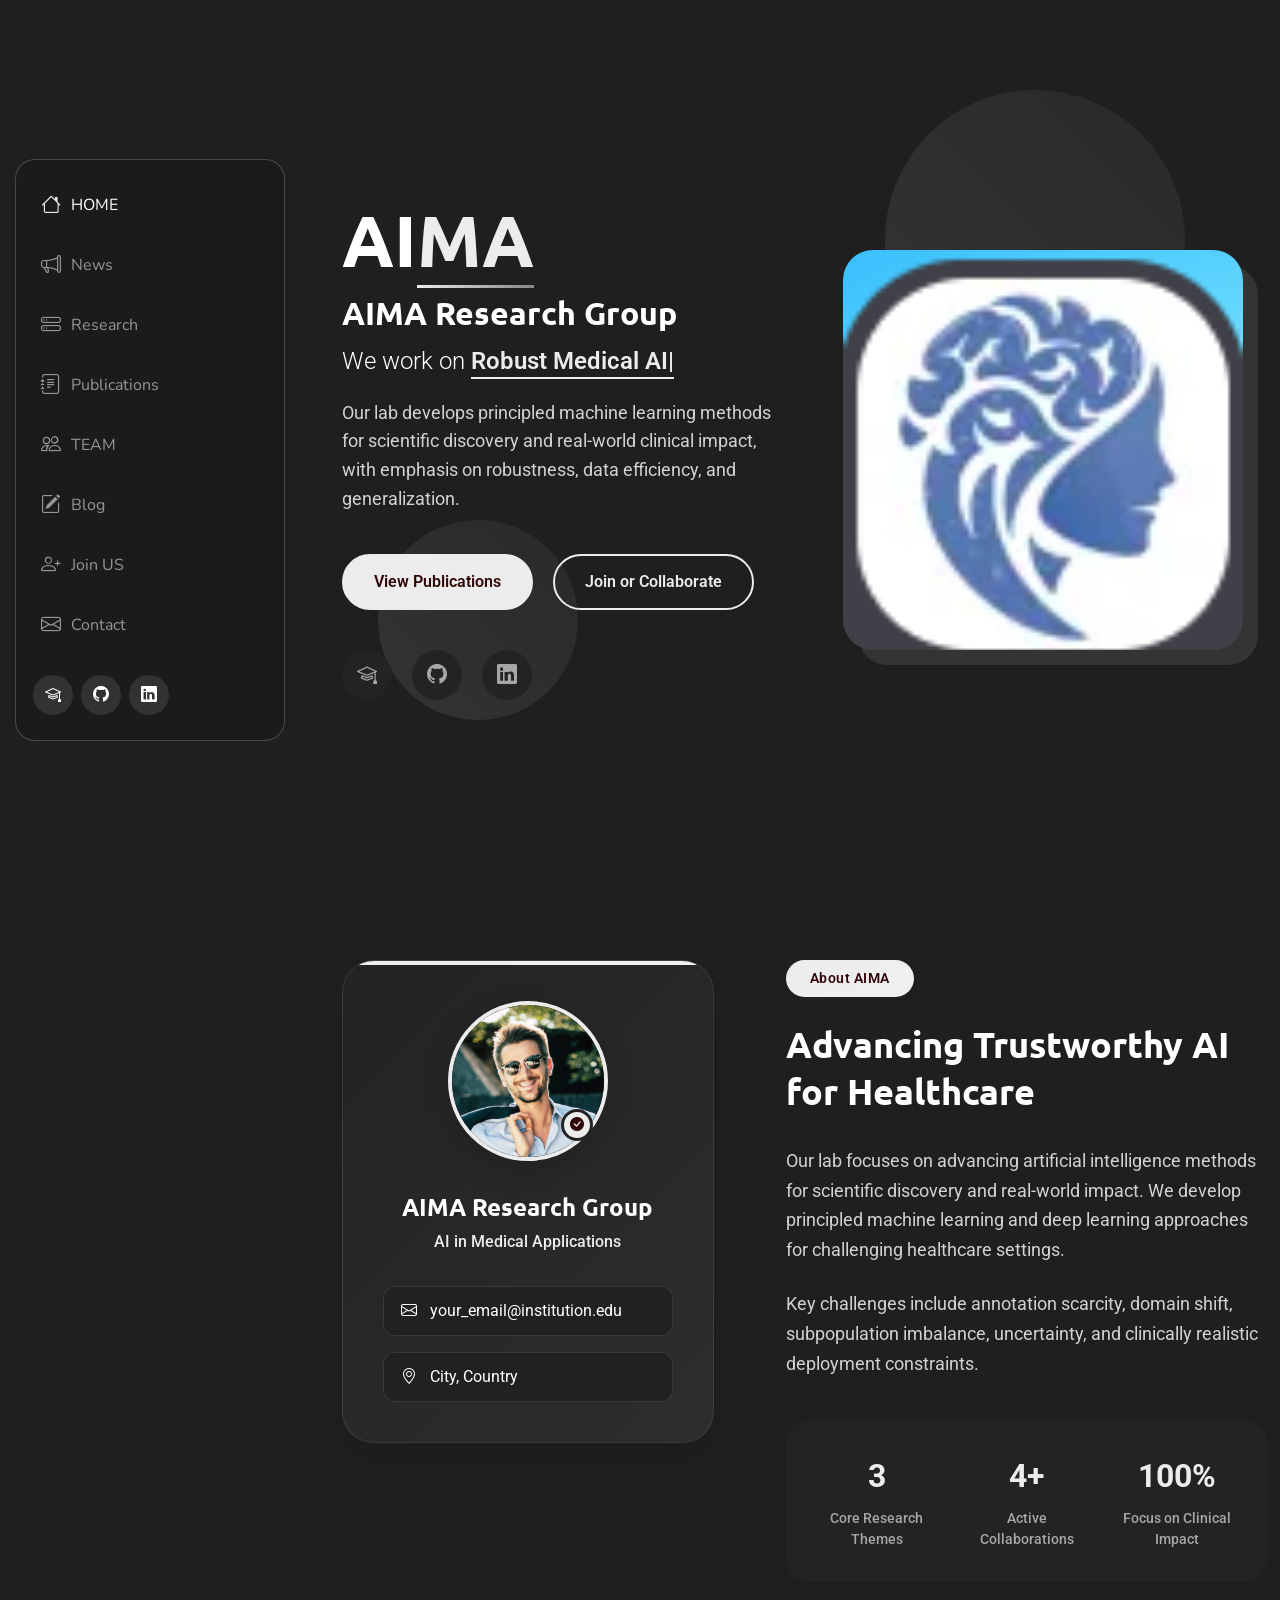
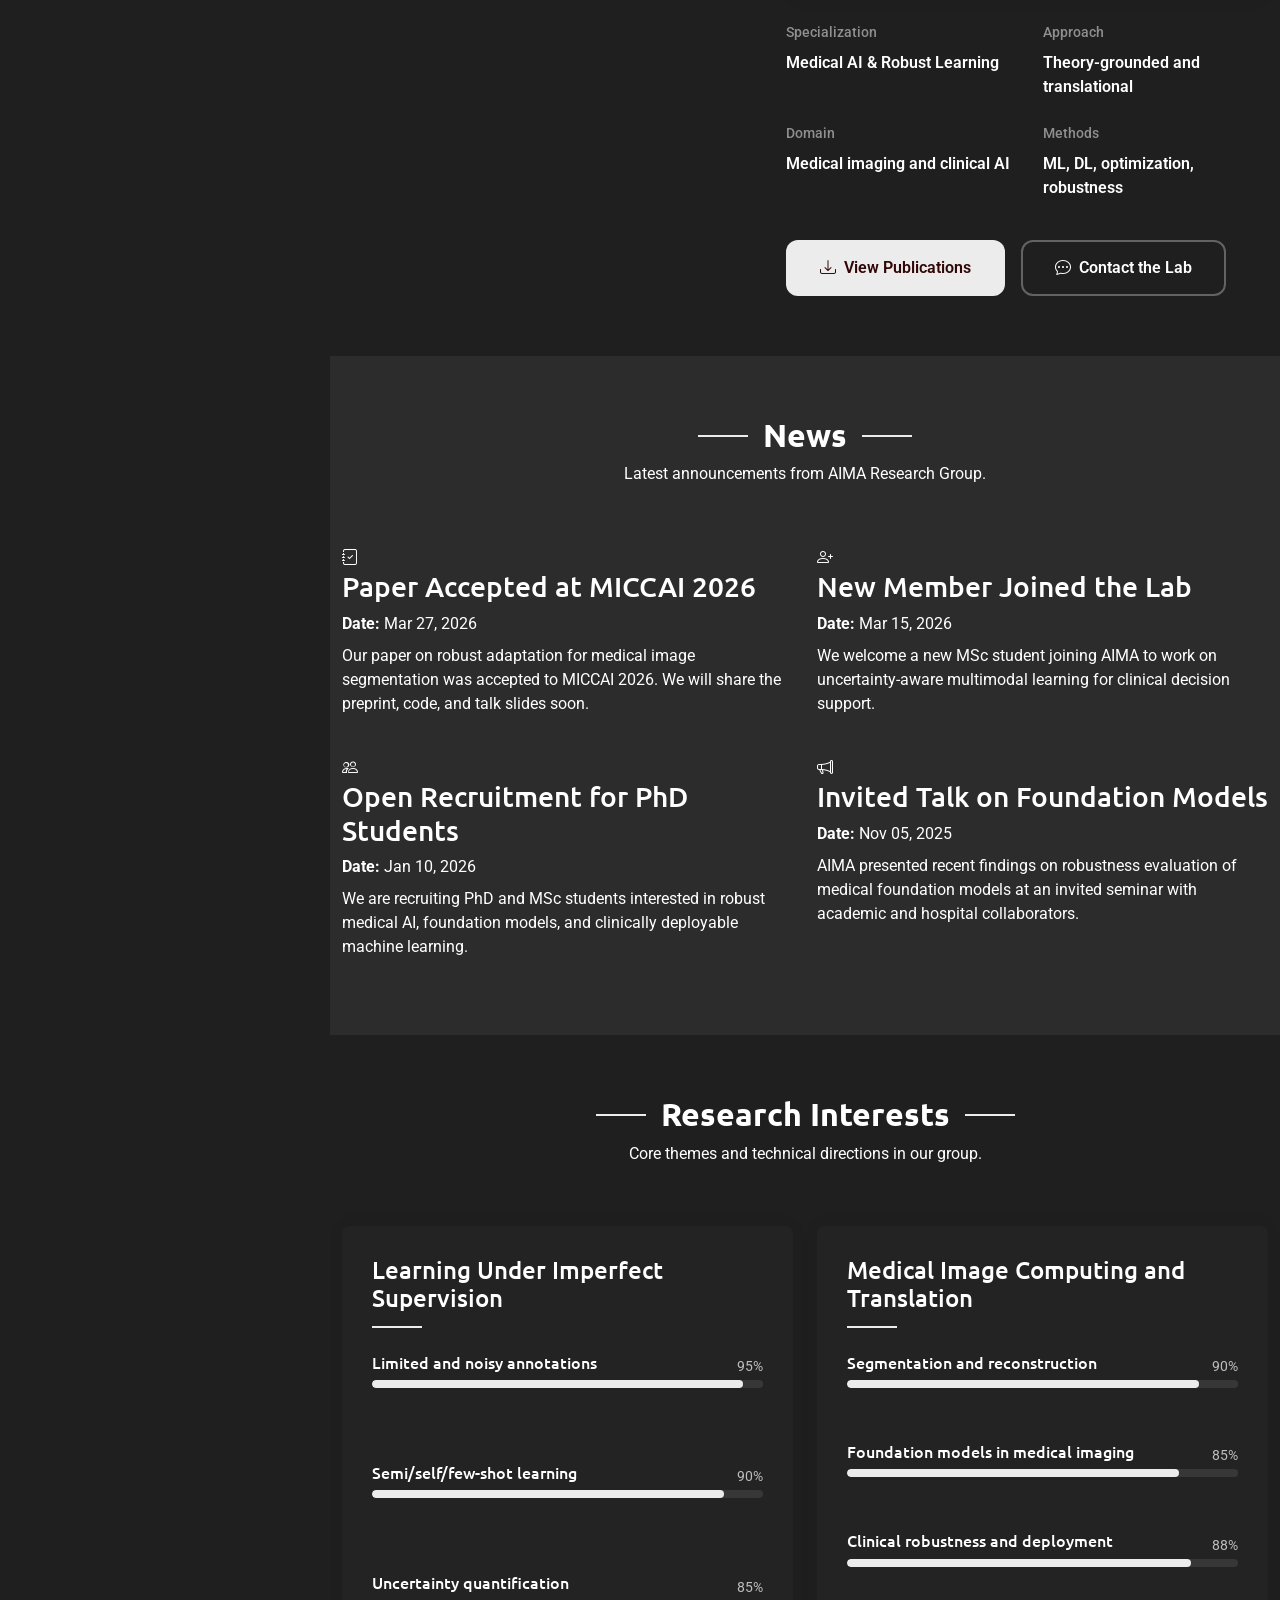
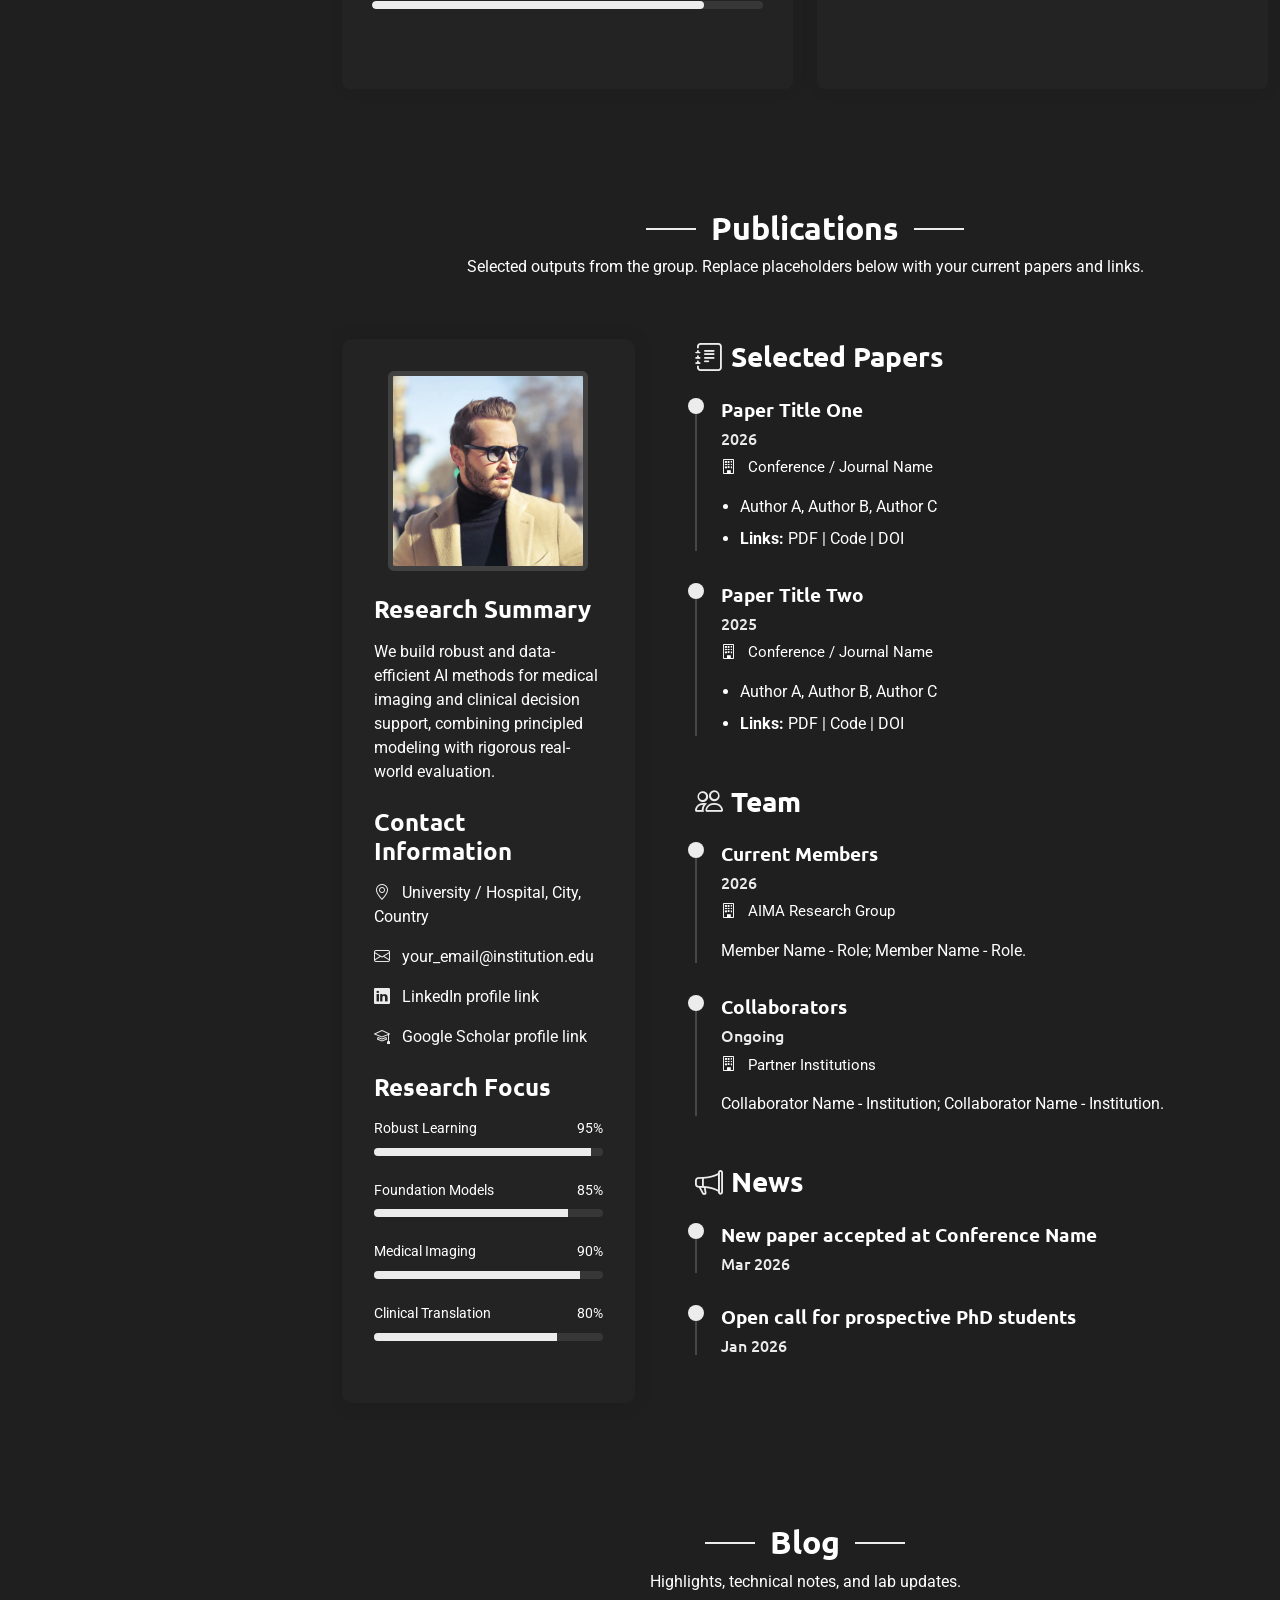
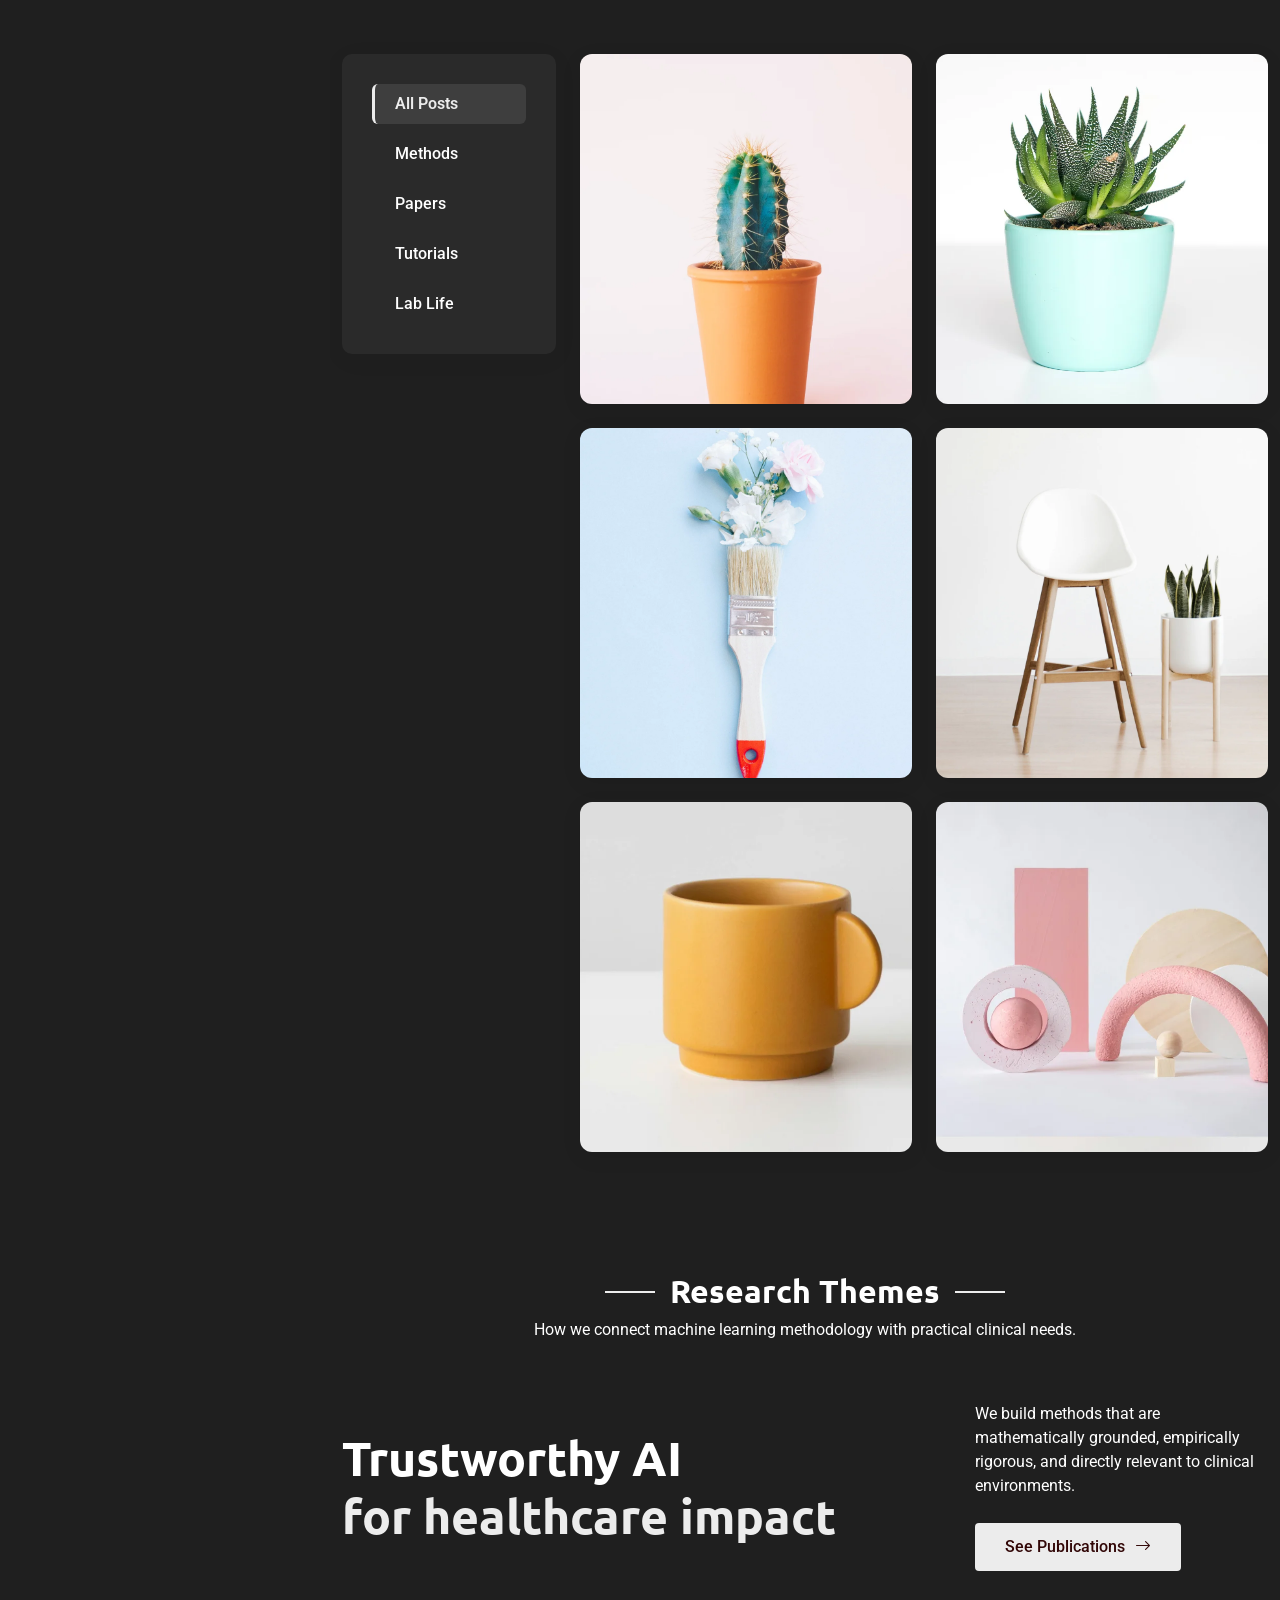
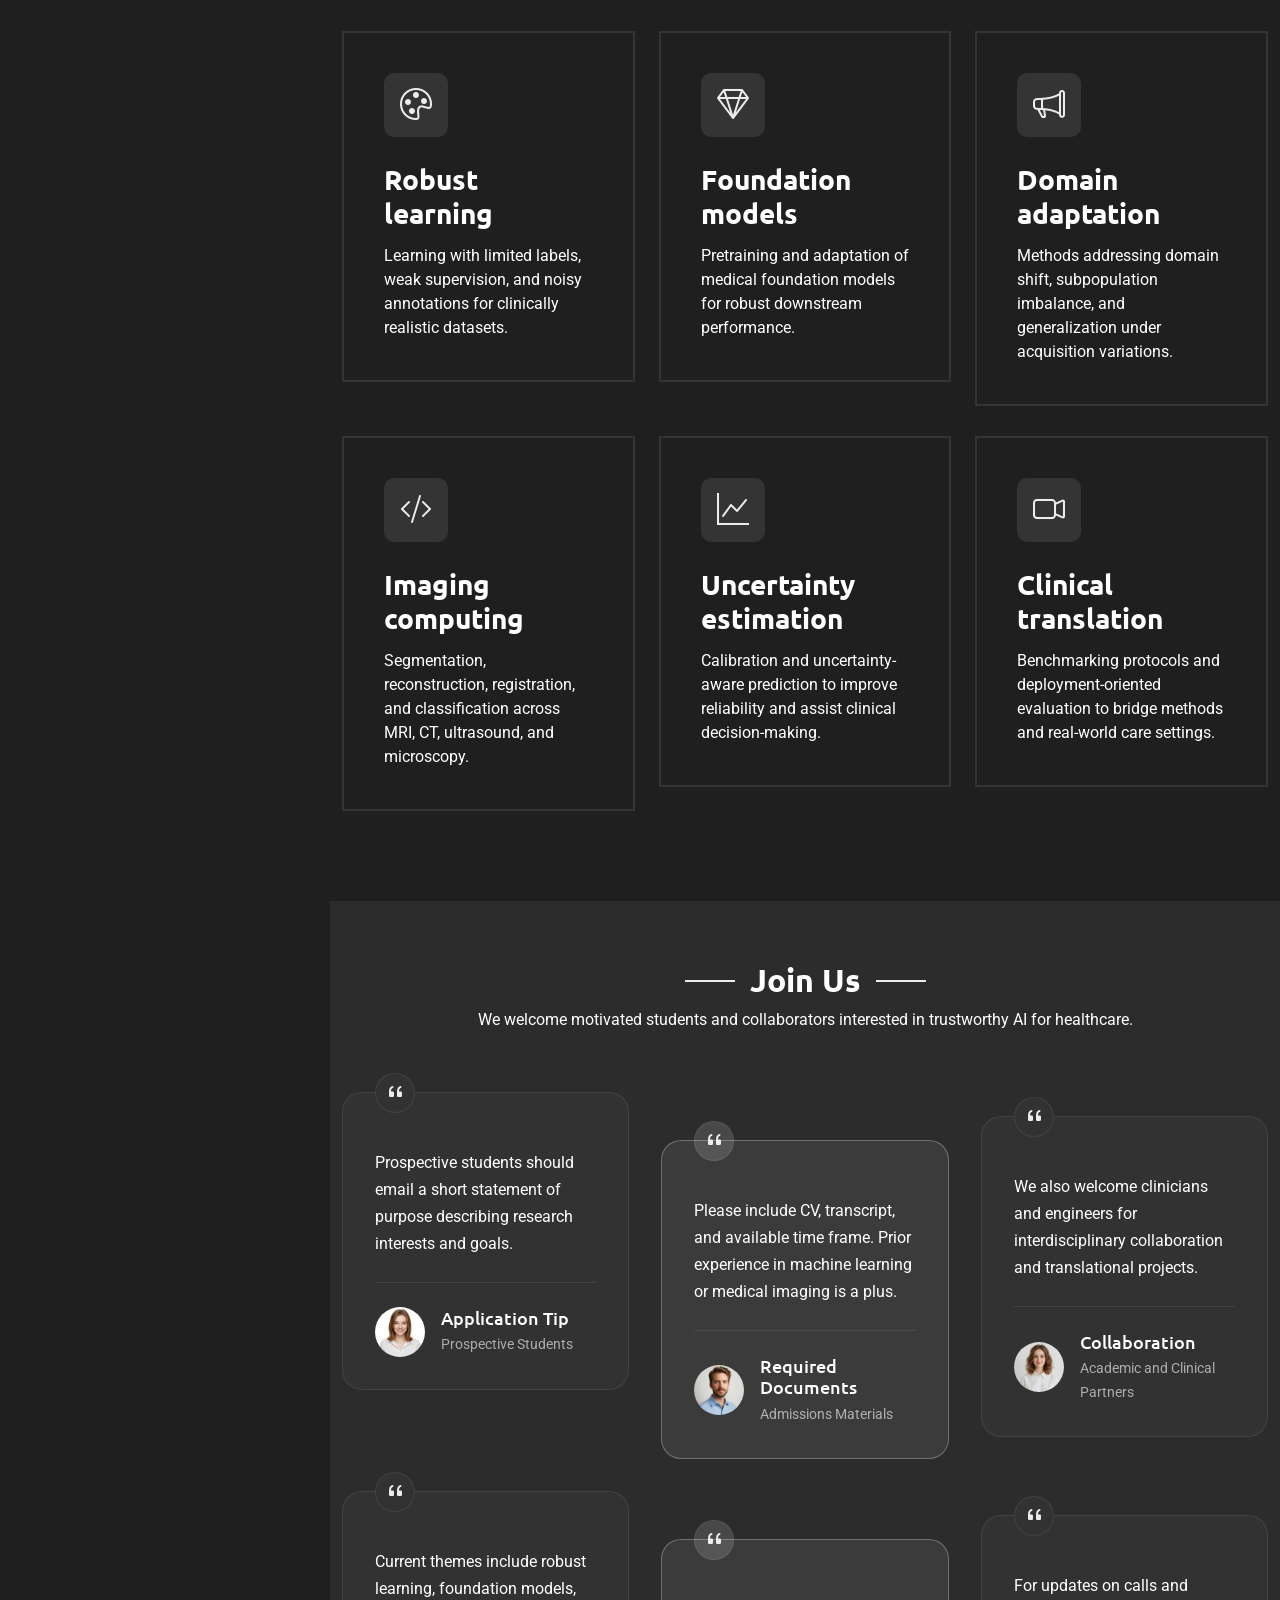
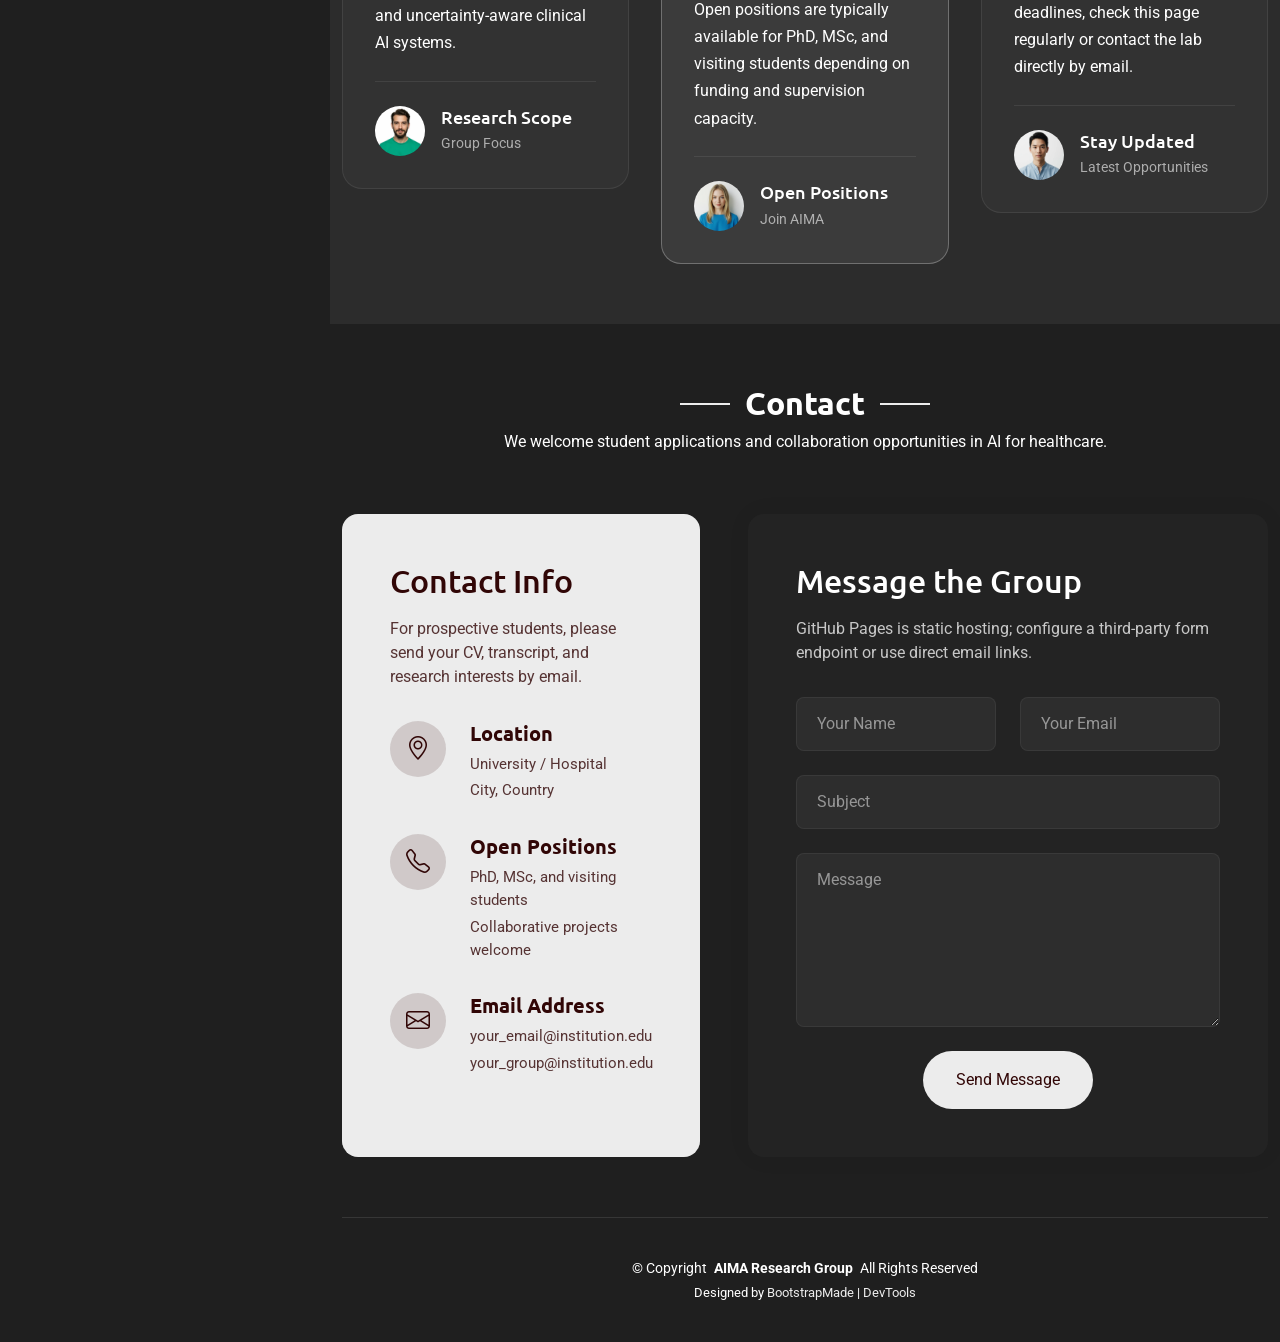
<file: index.html>
<!DOCTYPE html>
<html lang="en">

<head>
  <meta charset="utf-8">
  <meta content="width=device-width, initial-scale=1.0" name="viewport">
  <title>AIMA Research Group | AI in Medical Applications</title>
  <meta name="description" content="AIMA Research Group homepage: research, publications, team, and opportunities.">
  <meta name="keywords" content="AIMA, medical AI, machine learning, deep learning, medical imaging">

  <!-- Favicons -->
  <link href="assets/img/portfolio/logo.png" rel="icon">
  <link href="assets/img/portfolio/logo.png" rel="apple-touch-icon">

  <!-- Fonts -->
  <link href="https://fonts.googleapis.com" rel="preconnect">
  <link href="https://fonts.gstatic.com" rel="preconnect" crossorigin>
  <link href="https://fonts.googleapis.com/css2?family=Roboto:ital,wght@0,100;0,300;0,400;0,500;0,700;0,900;1,100;1,300;1,400;1,500;1,700;1,900&family=Ubuntu:ital,wght@0,300;0,400;0,500;0,700;1,300;1,400;1,500;1,700&family=Nunito:ital,wght@0,200;0,300;0,400;0,500;0,600;0,700;0,800;0,900;1,200;1,300;1,400;1,500;1,600;1,700;1,800;1,900&display=swap" rel="stylesheet">

  <!-- Vendor CSS Files -->
  <link href="assets/vendor/bootstrap/css/bootstrap.min.css" rel="stylesheet">
  <link href="assets/vendor/bootstrap-icons/bootstrap-icons.css" rel="stylesheet">
  <link href="assets/vendor/aos/aos.css" rel="stylesheet">
  <link href="assets/vendor/glightbox/css/glightbox.min.css" rel="stylesheet">
  <link href="assets/vendor/swiper/swiper-bundle.min.css" rel="stylesheet">

  <!-- Main CSS File -->
  <link href="assets/css/main.css" rel="stylesheet">

  <!-- =======================================================
  * Template Name: SnapFolio
  * Template URL: https://bootstrapmade.com/snapfolio-bootstrap-portfolio-template/
  * Updated: Jul 21 2025 with Bootstrap v5.3.7
  * Author: BootstrapMade.com
  * License: https://bootstrapmade.com/license/
  ======================================================== -->
</head>

<body class="index-page">

  <header id="header" class="header dark-background d-flex flex-column justify-content-center">
    <i class="header-toggle d-xl-none bi bi-list"></i>

    <div class="header-container d-flex flex-column align-items-start">
      <nav id="navmenu" class="navmenu">
        <ul>
          <li><a href="#hero" class="active"><i class="bi bi-house navicon"></i>HOME</a></li>
          <li><a href="#news"><i class="bi bi-megaphone navicon"></i> News</a></li>
          <li><a href="#research"><i class="bi bi-hdd-stack navicon"></i> Research</a></li>
          <li><a href="publications.html"><i class="bi bi-journal-text navicon"></i> Publications</a></li>
          <li><a href="#team"><i class="bi bi-people navicon"></i> TEAM</a></li>
          <li><a href="#blog"><i class="bi bi-pencil-square navicon"></i> Blog</a></li>
          <li><a href="#join-us"><i class="bi bi-person-plus navicon"></i> Join US</a></li>
          <li><a href="#contact"><i class="bi bi-envelope navicon"></i> Contact</a></li>
        </ul>
      </nav>

      <div class="social-links text-center">
        <a href="#" class="google-scholar"><i class="bi bi-mortarboard"></i></a>
        <a href="#" class="github"><i class="bi bi-github"></i></a>
        <a href="#" class="linkedin"><i class="bi bi-linkedin"></i></a>
      </div>

    </div>

  </header>

  <main class="main">

    <!-- Hero Section -->
    <section id="hero" class="hero section">

      <div class="background-elements">
        <div class="bg-circle circle-1"></div>
        <div class="bg-circle circle-2"></div>
      </div>

      <div class="hero-content">

        <div class="container">
          <div class="row align-items-center">

            <div class="col-lg-6" data-aos="fade-right" data-aos-delay="100">
              <div class="hero-text">
                <h1>AI<span class="accent-text">MA</span></h1>
                <h2>AIMA Research Group</h2>
                <p class="lead">We work on <span class="typed" data-typed-items="Robust Medical AI, Foundation Models, Clinical Translation"></span></p>
                <p class="description">Our lab develops principled machine learning methods for scientific discovery and real-world clinical impact, with emphasis on robustness, data efficiency, and generalization.</p>

                <div class="hero-actions">
                  <a href="publications.html" class="btn btn-primary">View Publications</a>
                  <a href="#contact" class="btn btn-outline">Join or Collaborate</a>
                </div>

                <div class="social-links">
                  <a href="#"><i class="bi bi-mortarboard"></i></a>
                  <a href="#"><i class="bi bi-github"></i></a>
                  <a href="#"><i class="bi bi-linkedin"></i></a>
                </div>
              </div>
            </div>

            <div class="col-lg-6" data-aos="fade-left" data-aos-delay="200">
              <div class="hero-visual">
                <div class="profile-container">
                  <div class="profile-background"></div>
                  <img src="assets/img/portfolio/logo.png" alt="AIMA Research Group logo" class="profile-image">
                </div>
              </div>
            </div>

          </div>
        </div>
      </div>

    </section><!-- /Hero Section -->

    <!-- About Section -->
    <section id="about" class="about section">

      <div class="container" data-aos="fade-up" data-aos-delay="100">

        <div class="row">
          <div class="col-lg-5" data-aos="zoom-in" data-aos-delay="200">
            <div class="profile-card">
              <div class="profile-header">
                <div class="profile-image">
                  <img src="assets/img/profile/profile-square-3.webp" alt="Profile Image" class="img-fluid">
                </div>
                <div class="profile-badge">
                  <i class="bi bi-check-circle-fill"></i>
                </div>
              </div>

              <div class="profile-content">
                <h3>AIMA Research Group</h3>
                <p class="profession">AI in Medical Applications</p>

                <div class="contact-links">
                  <a href="mailto:your_email@institution.edu" class="contact-item">
                    <i class="bi bi-envelope"></i>
                    your_email@institution.edu
                  </a>
                  <a href="#" class="contact-item">
                    <i class="bi bi-geo-alt"></i>
                    City, Country
                  </a>
                </div>
              </div>
            </div>
          </div>

          <div class="col-lg-7" data-aos="fade-left" data-aos-delay="300">
            <div class="about-content">
              <div class="section-header">
                <span class="badge-text">About AIMA</span>
                <h2>Advancing Trustworthy AI for Healthcare</h2>
              </div>

              <div class="description">
                <p>Our lab focuses on advancing artificial intelligence methods for scientific discovery and real-world impact. We develop principled machine learning and deep learning approaches for challenging healthcare settings.</p>

                <p>Key challenges include annotation scarcity, domain shift, subpopulation imbalance, uncertainty, and clinically realistic deployment constraints.</p>
              </div>

              <div class="stats-grid">
                <div class="stat-item">
                  <div class="stat-number">3</div>
                  <div class="stat-label">Core Research Themes</div>
                </div>
                <div class="stat-item">
                  <div class="stat-number">4+</div>
                  <div class="stat-label">Active Collaborations</div>
                </div>
                <div class="stat-item">
                  <div class="stat-number">100%</div>
                  <div class="stat-label">Focus on Clinical Impact</div>
                </div>
              </div>

              <div class="details-grid">
                <div class="detail-row">
                  <div class="detail-item">
                    <span class="detail-label">Specialization</span>
                    <span class="detail-value">Medical AI &amp; Robust Learning</span>
                  </div>
                  <div class="detail-item">
                    <span class="detail-label">Approach</span>
                    <span class="detail-value">Theory-grounded and translational</span>
                  </div>
                </div>
                <div class="detail-row">
                  <div class="detail-item">
                    <span class="detail-label">Domain</span>
                    <span class="detail-value">Medical imaging and clinical AI</span>
                  </div>
                  <div class="detail-item">
                    <span class="detail-label">Methods</span>
                    <span class="detail-value">ML, DL, optimization, robustness</span>
                  </div>
                </div>
              </div>

              <div class="cta-section">
                <a href="publications.html" class="btn btn-primary">
                  <i class="bi bi-download"></i>
                  View Publications
                </a>
                <a href="#contact" class="btn btn-outline">
                  <i class="bi bi-chat-dots"></i>
                  Contact the Lab
                </a>
              </div>
            </div>
          </div>
        </div>

      </div>

    </section><!-- /About Section -->

    <!-- News Section -->
    <section id="news" class="section light-background">

      <div class="container section-title" data-aos="fade-up">
        <h2>News</h2>
        <p>Latest announcements from AIMA Research Group.</p>
      </div>

      <div class="container" data-aos="fade-up" data-aos-delay="100">
        <div class="row g-4">
          <div class="col-lg-6">
            <article class="service-card h-100 position-relative z-1" data-aos="fade-up" data-aos-delay="120">
              <div class="service-icon">
                <i class="bi bi-journal-check"></i>
              </div>
              <h3>Paper Accepted at MICCAI 2026</h3>
              <p class="mb-2"><strong>Date:</strong> Mar 27, 2026</p>
              <p>
                Our paper on robust adaptation for medical image segmentation was accepted to MICCAI 2026.
                We will share the preprint, code, and talk slides soon.
              </p>
            </article>
          </div>

          <div class="col-lg-6">
            <article class="service-card h-100 position-relative z-1" data-aos="fade-up" data-aos-delay="180">
              <div class="service-icon">
                <i class="bi bi-person-plus"></i>
              </div>
              <h3>New Member Joined the Lab</h3>
              <p class="mb-2"><strong>Date:</strong> Mar 15, 2026</p>
              <p>
                We welcome a new MSc student joining AIMA to work on uncertainty-aware multimodal learning
                for clinical decision support.
              </p>
            </article>
          </div>

          <div class="col-lg-6">
            <article class="service-card h-100 position-relative z-1" data-aos="fade-up" data-aos-delay="240">
              <div class="service-icon">
                <i class="bi bi-people"></i>
              </div>
              <h3>Open Recruitment for PhD Students</h3>
              <p class="mb-2"><strong>Date:</strong> Jan 10, 2026</p>
              <p>
                We are recruiting PhD and MSc students interested in robust medical AI, foundation models,
                and clinically deployable machine learning.
              </p>
            </article>
          </div>

          <div class="col-lg-6">
            <article class="service-card h-100 position-relative z-1" data-aos="fade-up" data-aos-delay="300">
              <div class="service-icon">
                <i class="bi bi-megaphone"></i>
              </div>
              <h3>Invited Talk on Foundation Models</h3>
              <p class="mb-2"><strong>Date:</strong> Nov 05, 2025</p>
              <p>
                AIMA presented recent findings on robustness evaluation of medical foundation models at an
                invited seminar with academic and hospital collaborators.
              </p>
            </article>
          </div>
        </div>
      </div>

    </section><!-- /News Section -->

    <!-- Skills Section -->
    <section id="skills" class="skills section">

      <!-- Section Title -->
      <div class="container section-title" data-aos="fade-up">
        <h2>Research Interests</h2>
        <p>Core themes and technical directions in our group.</p>
      </div><!-- End Section Title -->

      <div class="container" data-aos="fade-up" data-aos-delay="100">

        <div class="row">
          <div class="col-lg-6">
            <div class="skills-category" data-aos="fade-up" data-aos-delay="200">
              <h3>Learning Under Imperfect Supervision</h3>
              <div class="skills-animation">
                <div class="skill-item">
                  <div class="d-flex justify-content-between align-items-center">
                    <h4>Limited and noisy annotations</h4>
                    <span class="skill-percentage">95%</span>
                  </div>
                  <div class="progress">
                    <div class="progress-bar" role="progressbar" aria-valuenow="95" aria-valuemin="0" aria-valuemax="100"></div>
                  </div>
                  <div class="skill-tooltip">Weak supervision, label noise learning, and robust training objectives.</div>
                </div>

                <div class="skill-item">
                  <div class="d-flex justify-content-between align-items-center">
                    <h4>Semi/self/few-shot learning</h4>
                    <span class="skill-percentage">90%</span>
                  </div>
                  <div class="progress">
                    <div class="progress-bar" role="progressbar" aria-valuenow="90" aria-valuemin="0" aria-valuemax="100"></div>
                  </div>
                  <div class="skill-tooltip">Data-efficient representation learning for clinically realistic datasets.</div>
                </div>

                <div class="skill-item">
                  <div class="d-flex justify-content-between align-items-center">
                    <h4>Uncertainty quantification</h4>
                    <span class="skill-percentage">85%</span>
                  </div>
                  <div class="progress">
                    <div class="progress-bar" role="progressbar" aria-valuenow="85" aria-valuemin="0" aria-valuemax="100"></div>
                  </div>
                  <div class="skill-tooltip">Calibration, confidence estimation, and decision support reliability.</div>
                </div>
              </div>
            </div><!-- End Frontend Skills -->
          </div>

          <div class="col-lg-6">
            <div class="skills-category" data-aos="fade-up" data-aos-delay="300">
              <h3>Medical Image Computing and Translation</h3>
              <div class="skills-animation">
                <div class="skill-item">
                  <div class="d-flex justify-content-between align-items-center">
                    <h4>Segmentation and reconstruction</h4>
                    <span class="skill-percentage">90%</span>
                  </div>
                  <div class="progress">
                    <div class="progress-bar" role="progressbar" aria-valuenow="90" aria-valuemin="0" aria-valuemax="100"></div>
                  </div>
                  <div class="skill-tooltip">2D/3D analysis across MRI, CT, ultrasound, and microscopy.</div>
                </div>

                <div class="skill-item">
                  <div class="d-flex justify-content-between align-items-center">
                    <h4>Foundation models in medical imaging</h4>
                    <span class="skill-percentage">85%</span>
                  </div>
                  <div class="progress">
                    <div class="progress-bar" role="progressbar" aria-valuenow="85" aria-valuemin="0" aria-valuemax="100"></div>
                  </div>
                  <div class="skill-tooltip">Pretraining, adaptation, and transfer for medical tasks.</div>
                </div>

                <div class="skill-item">
                  <div class="d-flex justify-content-between align-items-center">
                    <h4>Clinical robustness and deployment</h4>
                    <span class="skill-percentage">88%</span>
                  </div>
                  <div class="progress">
                    <div class="progress-bar" role="progressbar" aria-valuenow="88" aria-valuemin="0" aria-valuemax="100"></div>
                  </div>
                  <div class="skill-tooltip">Benchmarking, domain shift analysis, and translational evaluation.</div>
                </div>
              </div>
            </div><!-- End Backend Skills -->
          </div>
        </div>

      </div>

    </section><!-- /Skills Section -->

    <!-- Resume Section -->
    <section id="publications" class="resume section">

      <!-- Section Title -->
      <div class="container section-title" data-aos="fade-up">
        <h2>Publications</h2>
        <p>Selected outputs from the group. Replace placeholders below with your current papers and links.</p>
      </div><!-- End Section Title -->

      <div class="container" data-aos="fade-up" data-aos-delay="100">

        <div class="row gy-4">
          <!-- Left column with summary and contact -->
          <div class="col-lg-4">
            <div class="resume-side" data-aos="fade-right" data-aos-delay="100">
              <div class="profile-img mb-4">
                <img src="assets/img/profile/profile-square-2.webp" alt="Profile" class="img-fluid rounded">
              </div>

              <h3>Research Summary</h3>
              <p>We build robust and data-efficient AI methods for medical imaging and clinical decision support, combining principled modeling with rigorous real-world evaluation.</p>

              <h3 class="mt-4">Contact Information</h3>
              <ul class="contact-info list-unstyled">
                <li><i class="bi bi-geo-alt"></i> University / Hospital, City, Country</li>
                <li><i class="bi bi-envelope"></i> your_email@institution.edu</li>
                <li><i class="bi bi-linkedin"></i> LinkedIn profile link</li>
                <li><i class="bi bi-mortarboard"></i> Google Scholar profile link</li>
              </ul>

              <div class="skills-animation mt-4">
                <h3>Research Focus</h3>
                <div class="skill-item">
                  <div class="d-flex justify-content-between">
                    <span>Robust Learning</span>
                    <span>95%</span>
                  </div>
                  <div class="progress">
                    <div class="progress-bar" role="progressbar" aria-valuenow="95" aria-valuemin="0" aria-valuemax="100"></div>
                  </div>
                </div>

                <div class="skill-item">
                  <div class="d-flex justify-content-between">
                    <span>Foundation Models</span>
                    <span>85%</span>
                  </div>
                  <div class="progress">
                    <div class="progress-bar" role="progressbar" aria-valuenow="85" aria-valuemin="0" aria-valuemax="100"></div>
                  </div>
                </div>

                <div class="skill-item">
                  <div class="d-flex justify-content-between">
                    <span>Medical Imaging</span>
                    <span>90%</span>
                  </div>
                  <div class="progress">
                    <div class="progress-bar" role="progressbar" aria-valuenow="90" aria-valuemin="0" aria-valuemax="100"></div>
                  </div>
                </div>

                <div class="skill-item">
                  <div class="d-flex justify-content-between">
                    <span>Clinical Translation</span>
                    <span>80%</span>
                  </div>
                  <div class="progress">
                    <div class="progress-bar" role="progressbar" aria-valuenow="80" aria-valuemin="0" aria-valuemax="100"></div>
                  </div>
                </div>
              </div>
            </div>
          </div>

          <!-- Right column with experience and education -->
          <div class="col-lg-8 ps-4 ps-lg-5">
            <!-- Experience Section -->
            <div class="resume-section" data-aos="fade-up">
              <h3><i class="bi bi-journal-text me-2"></i>Selected Papers</h3>

              <div class="resume-item">
                <h4>Paper Title One</h4>
                <h5>2026</h5>
                <p class="company"><i class="bi bi-building"></i> Conference / Journal Name</p>
                <ul>
                  <li>Author A, Author B, Author C</li>
                  <li><strong>Links:</strong> PDF | Code | DOI</li>
                </ul>
              </div>

              <div class="resume-item">
                <h4>Paper Title Two</h4>
                <h5>2025</h5>
                <p class="company"><i class="bi bi-building"></i> Conference / Journal Name</p>
                <ul>
                  <li>Author A, Author B, Author C</li>
                  <li><strong>Links:</strong> PDF | Code | DOI</li>
                </ul>
              </div>
            </div>

            <!-- Education Section -->
            <div class="resume-section" data-aos="fade-up" data-aos-delay="100">
              <h3 id="team"><i class="bi bi-people me-2"></i>Team</h3>

              <div class="resume-item">
                <h4>Current Members</h4>
                <h5>2026</h5>
                <p class="company"><i class="bi bi-building"></i> AIMA Research Group</p>
                <p>Member Name - Role; Member Name - Role.</p>
              </div>

              <div class="resume-item">
                <h4>Collaborators</h4>
                <h5>Ongoing</h5>
                <p class="company"><i class="bi bi-building"></i> Partner Institutions</p>
                <p>Collaborator Name - Institution; Collaborator Name - Institution.</p>
              </div>
            </div>

            <!-- Certifications Section -->
            <div class="resume-section" data-aos="fade-up" data-aos-delay="200">
              <h3><i class="bi bi-megaphone me-2"></i>News</h3>

              <div class="resume-item">
                <h4>New paper accepted at Conference Name</h4>
                <h5>Mar 2026</h5>
              </div>

              <div class="resume-item">
                <h4>Open call for prospective PhD students</h4>
                <h5>Jan 2026</h5>
              </div>
            </div>
          </div>
        </div>

      </div>

    </section><!-- /Resume Section -->

    <!-- Portfolio Section -->
    <section id="blog" class="portfolio section">

      <!-- Section Title -->
      <div class="container section-title" data-aos="fade-up">
        <h2>Blog</h2>
        <p>Highlights, technical notes, and lab updates.</p>
      </div><!-- End Section Title -->

      <div class="container" data-aos="fade-up" data-aos-delay="100">

        <div class="isotope-layout" data-default-filter="*" data-layout="masonry" data-sort="original-order">

          <div class="row">
            <div class="col-lg-3 filter-sidebar">
              <div class="filters-wrapper" data-aos="fade-right" data-aos-delay="150">
                <ul class="portfolio-filters isotope-filters">
                  <li data-filter="*" class="filter-active">All Posts</li>
                  <li data-filter=".filter-photography">Methods</li>
                  <li data-filter=".filter-design">Papers</li>
                  <li data-filter=".filter-automotive">Tutorials</li>
                  <li data-filter=".filter-nature">Lab Life</li>
                </ul>
              </div>
            </div>

            <div class="col-lg-9">
              <div class="row gy-4 portfolio-container isotope-container" data-aos="fade-up" data-aos-delay="200">

                <div class="col-lg-6 col-md-6 portfolio-item isotope-item filter-photography">
                  <div class="portfolio-wrap">
                    <img src="assets/img/portfolio/portfolio-portrait-1.webp" class="img-fluid" alt="Portfolio Image" loading="lazy">
                    <div class="portfolio-info">
                      <div class="content">
                        <span class="category">Methods</span>
                        <h4>Learning with Noisy and Limited Labels</h4>
                        <div class="portfolio-links">
                          <a href="assets/img/portfolio/portfolio-portrait-1.webp" class="glightbox" title="Capturing Moments"><i class="bi bi-plus-lg"></i></a>
                          <a href="portfolio-details.html" title="More Details"><i class="bi bi-arrow-right"></i></a>
                        </div>
                      </div>
                    </div>
                  </div>
                </div><!-- End Portfolio Item -->

                <div class="col-lg-6 col-md-6 portfolio-item isotope-item filter-design">
                  <div class="portfolio-wrap">
                    <img src="assets/img/portfolio/portfolio-2.webp" class="img-fluid" alt="Portfolio Image" loading="lazy">
                    <div class="portfolio-info">
                      <div class="content">
                        <span class="category">Papers</span>
                        <h4>Medical Foundation Model Adaptation</h4>
                        <div class="portfolio-links">
                          <a href="assets/img/portfolio/portfolio-2.webp" class="glightbox" title="Woodcraft Design"><i class="bi bi-plus-lg"></i></a>
                          <a href="portfolio-details.html" title="More Details"><i class="bi bi-arrow-right"></i></a>
                        </div>
                      </div>
                    </div>
                  </div>
                </div><!-- End Portfolio Item -->

                <div class="col-lg-6 col-md-6 portfolio-item isotope-item filter-automotive">
                  <div class="portfolio-wrap">
                    <img src="assets/img/portfolio/portfolio-portrait-2.webp" class="img-fluid" alt="Portfolio Image" loading="lazy">
                    <div class="portfolio-info">
                      <div class="content">
                        <span class="category">Tutorials</span>
                        <h4>3D Segmentation and Reconstruction</h4>
                        <div class="portfolio-links">
                          <a href="assets/img/portfolio/portfolio-portrait-2.webp" class="glightbox" title="Classic Beauty"><i class="bi bi-plus-lg"></i></a>
                          <a href="portfolio-details.html" title="More Details"><i class="bi bi-arrow-right"></i></a>
                        </div>
                      </div>
                    </div>
                  </div>
                </div><!-- End Portfolio Item -->

                <div class="col-lg-6 col-md-6 portfolio-item isotope-item filter-nature">
                  <div class="portfolio-wrap">
                    <img src="assets/img/portfolio/portfolio-portrait-4.webp" class="img-fluid" alt="Portfolio Image" loading="lazy">
                    <div class="portfolio-info">
                      <div class="content">
                        <span class="category">Lab Life</span>
                        <h4>Benchmarking for Deployment Readiness</h4>
                        <div class="portfolio-links">
                          <a href="assets/img/portfolio/portfolio-portrait-4.webp" class="glightbox" title="Natural Growth"><i class="bi bi-plus-lg"></i></a>
                          <a href="portfolio-details.html" title="More Details"><i class="bi bi-arrow-right"></i></a>
                        </div>
                      </div>
                    </div>
                  </div>
                </div><!-- End Portfolio Item -->

                <div class="col-lg-6 col-md-6 portfolio-item isotope-item filter-photography">
                  <div class="portfolio-wrap">
                    <img src="assets/img/portfolio/portfolio-5.webp" class="img-fluid" alt="Portfolio Image" loading="lazy">
                    <div class="portfolio-info">
                      <div class="content">
                        <span class="category">Methods</span>
                        <h4>Uncertainty-Aware Clinical AI</h4>
                        <div class="portfolio-links">
                          <a href="assets/img/portfolio/portfolio-5.webp" class="glightbox" title="Urban Stories"><i class="bi bi-plus-lg"></i></a>
                          <a href="portfolio-details.html" title="More Details"><i class="bi bi-arrow-right"></i></a>
                        </div>
                      </div>
                    </div>
                  </div>
                </div><!-- End Portfolio Item -->

                <div class="col-lg-6 col-md-6 portfolio-item isotope-item filter-design">
                  <div class="portfolio-wrap">
                    <img src="assets/img/portfolio/portfolio-6.webp" class="img-fluid" alt="Portfolio Image" loading="lazy">
                    <div class="portfolio-info">
                      <div class="content">
                        <span class="category">Papers</span>
                        <h4>Multimodal Imaging-Language Integration</h4>
                        <div class="portfolio-links">
                          <a href="assets/img/portfolio/portfolio-6.webp" class="glightbox" title="Digital Experience"><i class="bi bi-plus-lg"></i></a>
                          <a href="portfolio-details.html" title="More Details"><i class="bi bi-arrow-right"></i></a>
                        </div>
                      </div>
                    </div>
                  </div>
                </div><!-- End Portfolio Item -->

              </div><!-- End Portfolio Container -->
            </div>
          </div>

        </div>

      </div>

    </section><!-- /Portfolio Section -->

    <!-- Services Section -->
    <section id="research" class="services section">

      <!-- Section Title -->
      <div class="container section-title" data-aos="fade-up">
        <h2>Research Themes</h2>
        <p>How we connect machine learning methodology with practical clinical needs.</p>
      </div><!-- End Section Title -->

      <div class="container" data-aos="fade-up" data-aos-delay="100">

        <div class="service-header">
          <div class="row align-items-center">
            <div class="col-lg-8 col-md-12">
              <div class="service-intro">
                <h2 class="service-heading">
                  <div>Trustworthy AI</div>
                  <div><span>for healthcare impact</span></div>
                </h2>
              </div>
            </div>
            <div class="col-lg-4 col-md-12">
              <div class="service-summary">
                <p>
                  We build methods that are mathematically grounded, empirically rigorous, and directly relevant to clinical environments.
                </p>
                <a href="publications.html" class="service-btn">
                  See Publications
                  <i class="bi bi-arrow-right"></i>
                </a>
              </div>
            </div>
          </div>
        </div>

        <div class="row justify-content-center">
          <div class="col-lg-4 col-md-6" data-aos="fade-up" data-aos-delay="100">
            <div class="service-card position-relative z-1">
              <div class="service-icon">
                <i class="bi bi-palette"></i>
              </div>
              <a href="service-details.html" class="card-action d-flex align-items-center justify-content-center rounded-circle">
                <i class="bi bi-arrow-up-right"></i>
              </a>
              <h3>
                <a href="service-details.html">
                  Robust <span>learning</span>
                </a>
              </h3>
              <p>
                Learning with limited labels, weak supervision, and noisy annotations for clinically realistic datasets.
              </p>
            </div>
          </div>
          <div class="col-lg-4 col-md-6" data-aos="fade-up" data-aos-delay="200">
            <div class="service-card position-relative z-1">
              <div class="service-icon">
                <i class="bi bi-gem"></i>
              </div>
              <a href="service-details.html" class="card-action d-flex align-items-center justify-content-center rounded-circle">
                <i class="bi bi-arrow-up-right"></i>
              </a>
              <h3>
                <a href="service-details.html">
                  Foundation <span>models</span>
                </a>
              </h3>
              <p>
                Pretraining and adaptation of medical foundation models for robust downstream performance.
              </p>
            </div>
          </div>
          <div class="col-lg-4 col-md-6" data-aos="fade-up" data-aos-delay="300">
            <div class="service-card position-relative z-1">
              <div class="service-icon">
                <i class="bi bi-megaphone"></i>
              </div>
              <a href="service-details.html" class="card-action d-flex align-items-center justify-content-center rounded-circle">
                <i class="bi bi-arrow-up-right"></i>
              </a>
              <h3>
                <a href="service-details.html">
                  Domain <span>adaptation</span>
                </a>
              </h3>
              <p>
                Methods addressing domain shift, subpopulation imbalance, and generalization under acquisition variations.
              </p>
            </div>
          </div>
          <div class="col-lg-4 col-md-6" data-aos="fade-up" data-aos-delay="100">
            <div class="service-card position-relative z-1">
              <div class="service-icon">
                <i class="bi bi-code-slash"></i>
              </div>
              <a href="service-details.html" class="card-action d-flex align-items-center justify-content-center rounded-circle">
                <i class="bi bi-arrow-up-right"></i>
              </a>
              <h3>
                <a href="service-details.html">
                  Imaging <span>computing</span>
                </a>
              </h3>
              <p>
                Segmentation, reconstruction, registration, and classification across MRI, CT, ultrasound, and microscopy.
              </p>
            </div>
          </div>
          <div class="col-lg-4 col-md-6" data-aos="fade-up" data-aos-delay="200">
            <div class="service-card position-relative z-1">
              <div class="service-icon">
                <i class="bi bi-graph-up"></i>
              </div>
              <a href="service-details.html" class="card-action d-flex align-items-center justify-content-center rounded-circle">
                <i class="bi bi-arrow-up-right"></i>
              </a>
              <h3>
                <a href="service-details.html">
                  Uncertainty <span>estimation</span>
                </a>
              </h3>
              <p>
                Calibration and uncertainty-aware prediction to improve reliability and assist clinical decision-making.
              </p>
            </div>
          </div>
          <div class="col-lg-4 col-md-6" data-aos="fade-up" data-aos-delay="300">
            <div class="service-card position-relative z-1">
              <div class="service-icon">
                <i class="bi bi-camera-video"></i>
              </div>
              <a href="service-details.html" class="card-action d-flex align-items-center justify-content-center rounded-circle">
                <i class="bi bi-arrow-up-right"></i>
              </a>
              <h3>
                <a href="service-details.html">
                  Clinical <span>translation</span>
                </a>
              </h3>
              <p>
                Benchmarking protocols and deployment-oriented evaluation to bridge methods and real-world care settings.
              </p>
            </div>
          </div>
        </div>

      </div>

    </section><!-- /Services Section -->

    <!-- Testimonials Section -->
    <section id="join-us" class="testimonials section light-background">

      <!-- Section Title -->
      <div class="container section-title" data-aos="fade-up">
        <h2>Join Us</h2>
        <p>We welcome motivated students and collaborators interested in trustworthy AI for healthcare.</p>
      </div><!-- End Section Title -->

      <div class="container">

        <div class="testimonial-masonry">

          <div class="testimonial-item" data-aos="fade-up">
            <div class="testimonial-content">
              <div class="quote-pattern">
                <i class="bi bi-quote"></i>
              </div>
              <p>Prospective students should email a short statement of purpose describing research interests and goals.</p>
              <div class="client-info">
                <div class="client-image">
                  <img src="assets/img/person/person-f-7.webp" alt="Client">
                </div>
                <div class="client-details">
                  <h3>Application Tip</h3>
                  <span class="position">Prospective Students</span>
                </div>
              </div>
            </div>
          </div>

          <div class="testimonial-item highlight" data-aos="fade-up" data-aos-delay="100">
            <div class="testimonial-content">
              <div class="quote-pattern">
                <i class="bi bi-quote"></i>
              </div>
              <p>Please include CV, transcript, and available time frame. Prior experience in machine learning or medical imaging is a plus.</p>
              <div class="client-info">
                <div class="client-image">
                  <img src="assets/img/person/person-m-7.webp" alt="Client">
                </div>
                <div class="client-details">
                  <h3>Required Documents</h3>
                  <span class="position">Admissions Materials</span>
                </div>
              </div>
            </div>
          </div>

          <div class="testimonial-item" data-aos="fade-up" data-aos-delay="200">
            <div class="testimonial-content">
              <div class="quote-pattern">
                <i class="bi bi-quote"></i>
              </div>
              <p>We also welcome clinicians and engineers for interdisciplinary collaboration and translational projects.</p>
              <div class="client-info">
                <div class="client-image">
                  <img src="assets/img/person/person-f-8.webp" alt="Client">
                </div>
                <div class="client-details">
                  <h3>Collaboration</h3>
                  <span class="position">Academic and Clinical Partners</span>
                </div>
              </div>
            </div>
          </div>

          <div class="testimonial-item" data-aos="fade-up" data-aos-delay="300">
            <div class="testimonial-content">
              <div class="quote-pattern">
                <i class="bi bi-quote"></i>
              </div>
              <p>Current themes include robust learning, foundation models, and uncertainty-aware clinical AI systems.</p>
              <div class="client-info">
                <div class="client-image">
                  <img src="assets/img/person/person-m-8.webp" alt="Client">
                </div>
                <div class="client-details">
                  <h3>Research Scope</h3>
                  <span class="position">Group Focus</span>
                </div>
              </div>
            </div>
          </div>

          <div class="testimonial-item highlight" data-aos="fade-up" data-aos-delay="400">
            <div class="testimonial-content">
              <div class="quote-pattern">
                <i class="bi bi-quote"></i>
              </div>
              <p>Open positions are typically available for PhD, MSc, and visiting students depending on funding and supervision capacity.</p>
              <div class="client-info">
                <div class="client-image">
                  <img src="assets/img/person/person-f-9.webp" alt="Client">
                </div>
                <div class="client-details">
                  <h3>Open Positions</h3>
                  <span class="position">Join AIMA</span>
                </div>
              </div>
            </div>
          </div>

          <div class="testimonial-item" data-aos="fade-up" data-aos-delay="500">
            <div class="testimonial-content">
              <div class="quote-pattern">
                <i class="bi bi-quote"></i>
              </div>
              <p>For updates on calls and deadlines, check this page regularly or contact the lab directly by email.</p>
              <div class="client-info">
                <div class="client-image">
                  <img src="assets/img/person/person-m-13.webp" alt="Client">
                </div>
                <div class="client-details">
                  <h3>Stay Updated</h3>
                  <span class="position">Latest Opportunities</span>
                </div>
              </div>
            </div>
          </div>

        </div>

      </div>

    </section><!-- /Testimonials Section -->

    <!-- Contact Section -->
    <section id="contact" class="contact section">

      <!-- Section Title -->
      <div class="container section-title" data-aos="fade-up">
        <h2>Contact</h2>
        <p>We welcome student applications and collaboration opportunities in AI for healthcare.</p>
      </div><!-- End Section Title -->

      <div class="container">

        <div class="row g-4 g-lg-5">
          <div class="col-lg-5">
            <div class="info-box">
              <h3>Contact Info</h3>
              <p>For prospective students, please send your CV, transcript, and research interests by email.</p>

              <div class="info-item">
                <div class="icon-box">
                  <i class="bi bi-geo-alt"></i>
                </div>
                <div class="content">
                  <h4>Location</h4>
                  <p>University / Hospital</p>
                  <p>City, Country</p>
                </div>
              </div>

              <div class="info-item">
                <div class="icon-box">
                  <i class="bi bi-telephone"></i>
                </div>
                <div class="content">
                  <h4>Open Positions</h4>
                  <p>PhD, MSc, and visiting students</p>
                  <p>Collaborative projects welcome</p>
                </div>
              </div>

              <div class="info-item">
                <div class="icon-box">
                  <i class="bi bi-envelope"></i>
                </div>
                <div class="content">
                  <h4>Email Address</h4>
                  <p>your_email@institution.edu</p>
                  <p>your_group@institution.edu</p>
                </div>
              </div>
            </div>
          </div>

          <div class="col-lg-7">
            <div class="contact-form">
              <h3>Message the Group</h3>
              <p>GitHub Pages is static hosting; configure a third-party form endpoint or use direct email links.</p>

              <form action="#" method="post" class="php-email-form">
                <div class="row gy-4">

                  <div class="col-md-6">
                    <input type="text" name="name" class="form-control" placeholder="Your Name" required="">
                  </div>

                  <div class="col-md-6 ">
                    <input type="email" class="form-control" name="email" placeholder="Your Email" required="">
                  </div>

                  <div class="col-12">
                    <input type="text" class="form-control" name="subject" placeholder="Subject" required="">
                  </div>

                  <div class="col-12">
                    <textarea class="form-control" name="message" rows="6" placeholder="Message" required=""></textarea>
                  </div>

                  <div class="col-12 text-center">
                    <div class="loading">Loading</div>
                    <div class="error-message"></div>
                    <div class="sent-message">Message received. Please also contact us by email for faster response.</div>

                    <button type="submit" class="btn">Send Message</button>
                  </div>

                </div>
              </form>

            </div>
          </div>

        </div>

      </div>

    </section><!-- /Contact Section -->

  </main>

  <footer id="footer" class="footer position-relative">

    <div class="container">
      <div class="copyright text-center ">
        <p>© <span>Copyright</span> <strong class="px-1 sitename">AIMA Research Group</strong> <span>All Rights Reserved</span></p>
      </div>
      <div class="credits">
        <!-- All the links in the footer should remain intact. -->
        <!-- You can delete the links only if you've purchased the pro version. -->
        <!-- Licensing information: https://bootstrapmade.com/license/ -->
        <!-- Purchase the pro version with working PHP/AJAX contact form: [buy-url] -->
        Designed by <a href="https://bootstrapmade.com/">BootstrapMade</a> | <a href="https://bootstrapmade.com/tools/">DevTools</a>
      </div>
    </div>

  </footer>

  <!-- Scroll Top -->
  <a href="#" id="scroll-top" class="scroll-top d-flex align-items-center justify-content-center"><i class="bi bi-arrow-up-short"></i></a>

  <!-- Preloader -->
  <div id="preloader"></div>

  <!-- Vendor JS Files -->
  <script src="assets/vendor/bootstrap/js/bootstrap.bundle.min.js"></script>
  <script src="assets/vendor/php-email-form/validate.js"></script>
  <script src="assets/vendor/aos/aos.js"></script>
  <script src="assets/vendor/typed.js/typed.umd.js"></script>
  <script src="assets/vendor/purecounter/purecounter_vanilla.js"></script>
  <script src="assets/vendor/waypoints/noframework.waypoints.js"></script>
  <script src="assets/vendor/isotope-layout/isotope.pkgd.min.js"></script>
  <script src="assets/vendor/imagesloaded/imagesloaded.pkgd.min.js"></script>
  <script src="assets/vendor/glightbox/js/glightbox.min.js"></script>
  <script src="assets/vendor/swiper/swiper-bundle.min.js"></script>

  <!-- Main JS File -->
  <script src="assets/js/main.js"></script>

</body>

</html>
</file>
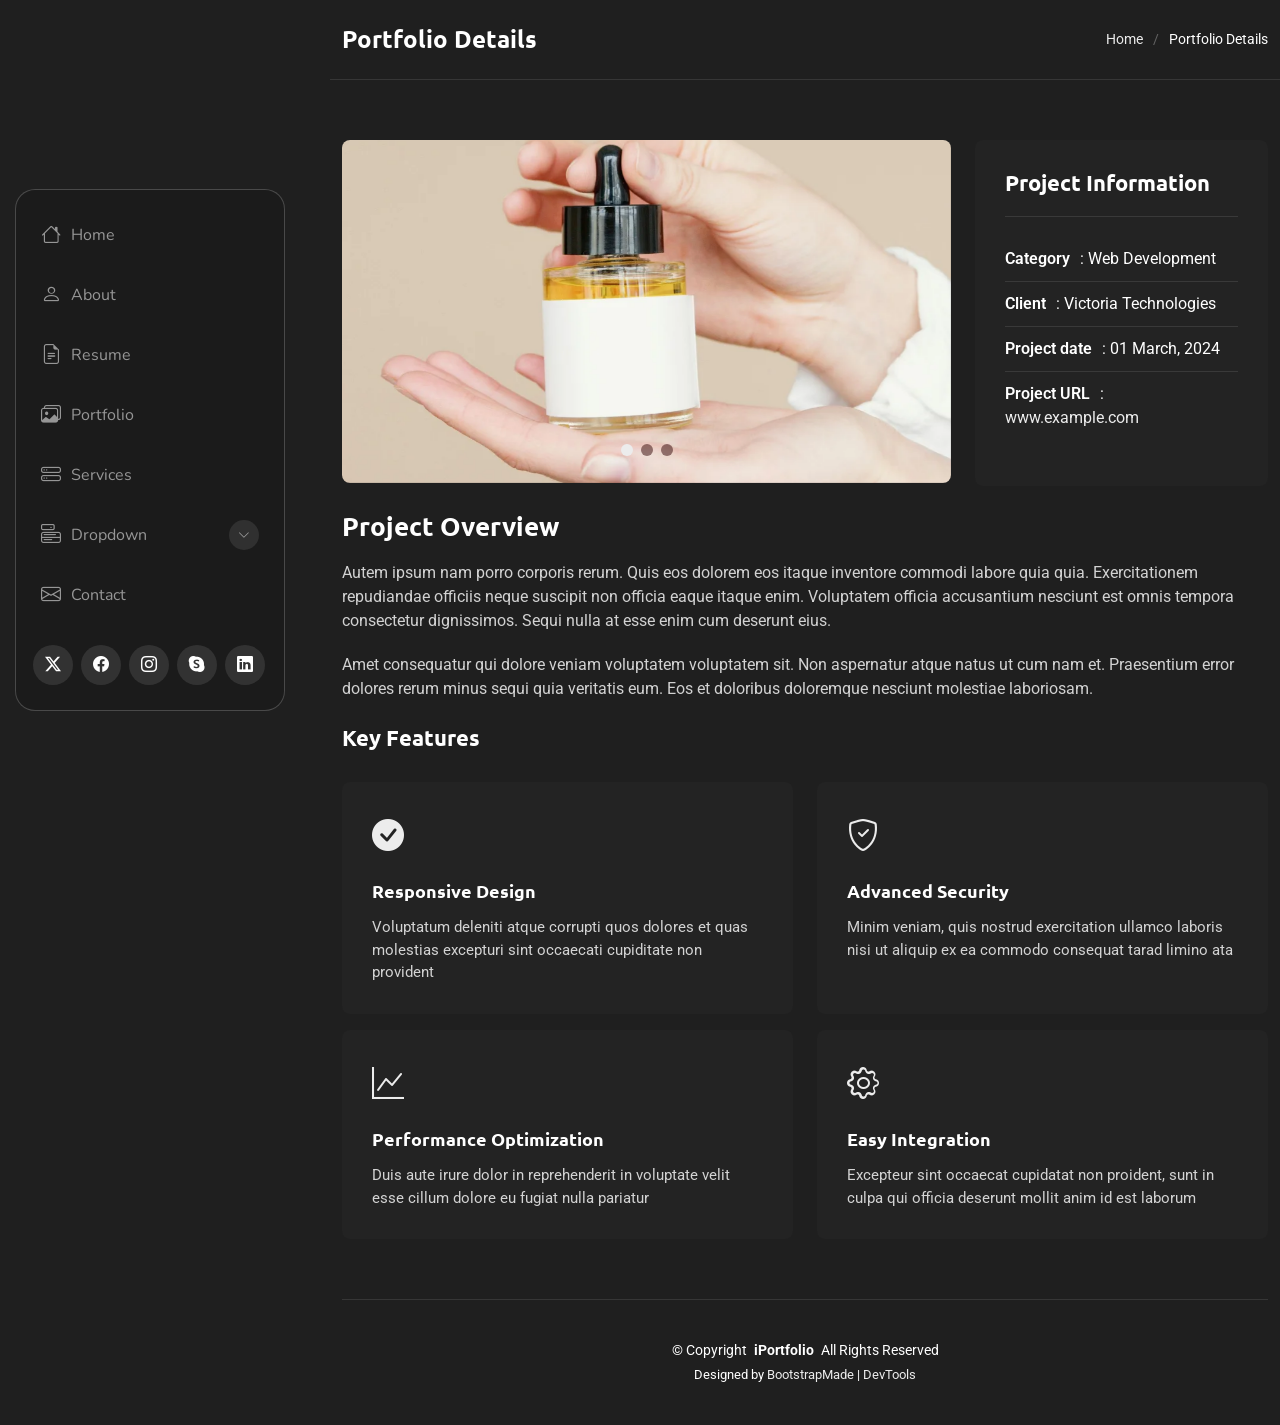
<file: portfolio-details.html>
<!DOCTYPE html>
<html lang="en">

<head>
  <meta charset="utf-8">
  <meta content="width=device-width, initial-scale=1.0" name="viewport">
  <title>Portfolio Details - SnapFolio Bootstrap Template</title>
  <meta name="description" content="">
  <meta name="keywords" content="">

  <!-- Favicons -->
  <link href="assets/img/favicon.png" rel="icon">
  <link href="assets/img/apple-touch-icon.png" rel="apple-touch-icon">

  <!-- Fonts -->
  <link href="https://fonts.googleapis.com" rel="preconnect">
  <link href="https://fonts.gstatic.com" rel="preconnect" crossorigin>
  <link href="https://fonts.googleapis.com/css2?family=Roboto:ital,wght@0,100;0,300;0,400;0,500;0,700;0,900;1,100;1,300;1,400;1,500;1,700;1,900&family=Ubuntu:ital,wght@0,300;0,400;0,500;0,700;1,300;1,400;1,500;1,700&family=Nunito:ital,wght@0,200;0,300;0,400;0,500;0,600;0,700;0,800;0,900;1,200;1,300;1,400;1,500;1,600;1,700;1,800;1,900&display=swap" rel="stylesheet">

  <!-- Vendor CSS Files -->
  <link href="assets/vendor/bootstrap/css/bootstrap.min.css" rel="stylesheet">
  <link href="assets/vendor/bootstrap-icons/bootstrap-icons.css" rel="stylesheet">
  <link href="assets/vendor/aos/aos.css" rel="stylesheet">
  <link href="assets/vendor/glightbox/css/glightbox.min.css" rel="stylesheet">
  <link href="assets/vendor/swiper/swiper-bundle.min.css" rel="stylesheet">

  <!-- Main CSS File -->
  <link href="assets/css/main.css" rel="stylesheet">

  <!-- =======================================================
  * Template Name: SnapFolio
  * Template URL: https://bootstrapmade.com/snapfolio-bootstrap-portfolio-template/
  * Updated: Jul 21 2025 with Bootstrap v5.3.7
  * Author: BootstrapMade.com
  * License: https://bootstrapmade.com/license/
  ======================================================== -->
</head>

<body class="portfolio-details-page">

  <header id="header" class="header dark-background d-flex flex-column justify-content-center">
    <i class="header-toggle d-xl-none bi bi-list"></i>

    <div class="header-container d-flex flex-column align-items-start">
      <nav id="navmenu" class="navmenu">
        <ul>
          <li><a href="#hero"><i class="bi bi-house navicon"></i>Home</a></li>
          <li><a href="#about"><i class="bi bi-person navicon"></i> About</a></li>
          <li><a href="#resume"><i class="bi bi-file-earmark-text navicon"></i> Resume</a></li>
          <li><a href="#portfolio"><i class="bi bi-images navicon"></i> Portfolio</a></li>
          <li><a href="#services"><i class="bi bi-hdd-stack navicon"></i> Services</a></li>
          <li class="dropdown"><a href="#"><i class="bi bi-menu-button navicon"></i> <span>Dropdown</span> <i class="bi bi-chevron-down toggle-dropdown"></i></a>
            <ul>
              <li><a href="#">Dropdown 1</a></li>
              <li class="dropdown"><a href="#"><span>Deep Dropdown</span> <i class="bi bi-chevron-down toggle-dropdown"></i></a>
                <ul>
                  <li><a href="#">Deep Dropdown 1</a></li>
                  <li><a href="#">Deep Dropdown 2</a></li>
                  <li><a href="#">Deep Dropdown 3</a></li>
                  <li><a href="#">Deep Dropdown 4</a></li>
                  <li><a href="#">Deep Dropdown 5</a></li>
                </ul>
              </li>
              <li><a href="#">Dropdown 2</a></li>
              <li><a href="#">Dropdown 3</a></li>
              <li><a href="#">Dropdown 4</a></li>
            </ul>
          </li>
          <li><a href="#contact"><i class="bi bi-envelope navicon"></i> Contact</a></li>
        </ul>
      </nav>

      <div class="social-links text-center">
        <a href="#" class="twitter"><i class="bi bi-twitter-x"></i></a>
        <a href="#" class="facebook"><i class="bi bi-facebook"></i></a>
        <a href="#" class="instagram"><i class="bi bi-instagram"></i></a>
        <a href="#" class="google-plus"><i class="bi bi-skype"></i></a>
        <a href="#" class="linkedin"><i class="bi bi-linkedin"></i></a>
      </div>

    </div>

  </header>

  <main class="main">

    <!-- Page Title -->
    <div class="page-title dark-background">
      <div class="container d-lg-flex justify-content-between align-items-center">
        <h1 class="mb-2 mb-lg-0">Portfolio Details</h1>
        <nav class="breadcrumbs">
          <ol>
            <li><a href="index.html">Home</a></li>
            <li class="current">Portfolio Details</li>
          </ol>
        </nav>
      </div>
    </div><!-- End Page Title -->

    <!-- Portfolio Details Section -->
    <section id="portfolio-details" class="portfolio-details section">

      <div class="container" data-aos="fade-up" data-aos-delay="100">

        <div class="row gy-4">

          <div class="col-lg-8">
            <div class="portfolio-details-slider swiper init-swiper">

              <script type="application/json" class="swiper-config">
                {
                  "loop": true,
                  "speed": 600,
                  "autoplay": {
                    "delay": 5000
                  },
                  "slidesPerView": "auto",
                  "pagination": {
                    "el": ".swiper-pagination",
                    "type": "bullets",
                    "clickable": true
                  }
                }
              </script>

              <div class="swiper-wrapper align-items-center">

                <div class="swiper-slide">
                  <img src="assets/img/portfolio/portfolio-1.webp" alt="Portfolio Image" class="img-fluid" loading="lazy">
                </div>

                <div class="swiper-slide">
                  <img src="assets/img/portfolio/portfolio-10.webp" alt="Portfolio Image" class="img-fluid" loading="lazy">
                </div>

                <div class="swiper-slide">
                  <img src="assets/img/portfolio/portfolio-7.webp" alt="Portfolio Image" class="img-fluid" loading="lazy">
                </div>

              </div>
              <div class="swiper-pagination"></div>
            </div>
          </div>

          <div class="col-lg-4">
            <div class="portfolio-info" data-aos="fade-left" data-aos-delay="200">
              <h3>Project Information</h3>
              <ul>
                <li><strong>Category</strong>: Web Development</li>
                <li><strong>Client</strong>: Victoria Technologies</li>
                <li><strong>Project date</strong>: 01 March, 2024</li>
                <li><strong>Project URL</strong>: <a href="#" target="_blank">www.example.com</a></li>
              </ul>
            </div>
          </div>

          <div class="col-lg-12">
            <div class="portfolio-description" data-aos="fade-up" data-aos-delay="300">
              <h2>Project Overview</h2>
              <p>
                Autem ipsum nam porro corporis rerum. Quis eos dolorem eos itaque inventore commodi labore quia quia. Exercitationem repudiandae officiis neque suscipit non officia eaque itaque enim. Voluptatem officia accusantium nesciunt est omnis tempora consectetur dignissimos. Sequi nulla at esse enim cum deserunt eius.
              </p>
              <p>
                Amet consequatur qui dolore veniam voluptatem voluptatem sit. Non aspernatur atque natus ut cum nam et. Praesentium error dolores rerum minus sequi quia veritatis eum. Eos et doloribus doloremque nesciunt molestiae laboriosam.
              </p>

              <div class="features mt-4">
                <h3>Key Features</h3>
                <div class="row gy-3">
                  <div class="col-md-6">
                    <div class="feature-item" data-aos="fade-up" data-aos-delay="400">
                      <i class="bi bi-check-circle-fill"></i>
                      <h4>Responsive Design</h4>
                      <p>Voluptatum deleniti atque corrupti quos dolores et quas molestias excepturi sint occaecati cupiditate non provident</p>
                    </div>
                  </div>

                  <div class="col-md-6">
                    <div class="feature-item" data-aos="fade-up" data-aos-delay="500">
                      <i class="bi bi-shield-check"></i>
                      <h4>Advanced Security</h4>
                      <p>Minim veniam, quis nostrud exercitation ullamco laboris nisi ut aliquip ex ea commodo consequat tarad limino ata</p>
                    </div>
                  </div>

                  <div class="col-md-6">
                    <div class="feature-item" data-aos="fade-up" data-aos-delay="600">
                      <i class="bi bi-graph-up"></i>
                      <h4>Performance Optimization</h4>
                      <p>Duis aute irure dolor in reprehenderit in voluptate velit esse cillum dolore eu fugiat nulla pariatur</p>
                    </div>
                  </div>

                  <div class="col-md-6">
                    <div class="feature-item" data-aos="fade-up" data-aos-delay="700">
                      <i class="bi bi-gear"></i>
                      <h4>Easy Integration</h4>
                      <p>Excepteur sint occaecat cupidatat non proident, sunt in culpa qui officia deserunt mollit anim id est laborum</p>
                    </div>
                  </div>
                </div>
              </div>
            </div>
          </div>

        </div>

      </div>

    </section><!-- /Portfolio Details Section -->

  </main>

  <footer id="footer" class="footer position-relative">

    <div class="container">
      <div class="copyright text-center ">
        <p>© <span>Copyright</span> <strong class="px-1 sitename">iPortfolio</strong> <span>All Rights Reserved</span></p>
      </div>
      <div class="credits">
        <!-- All the links in the footer should remain intact. -->
        <!-- You can delete the links only if you've purchased the pro version. -->
        <!-- Licensing information: https://bootstrapmade.com/license/ -->
        <!-- Purchase the pro version with working PHP/AJAX contact form: [buy-url] -->
        Designed by <a href="https://bootstrapmade.com/">BootstrapMade</a> | <a href="https://bootstrapmade.com/tools/">DevTools</a>
      </div>
    </div>

  </footer>

  <!-- Scroll Top -->
  <a href="#" id="scroll-top" class="scroll-top d-flex align-items-center justify-content-center"><i class="bi bi-arrow-up-short"></i></a>

  <!-- Preloader -->
  <div id="preloader"></div>

  <!-- Vendor JS Files -->
  <script src="assets/vendor/bootstrap/js/bootstrap.bundle.min.js"></script>
  <script src="assets/vendor/php-email-form/validate.js"></script>
  <script src="assets/vendor/aos/aos.js"></script>
  <script src="assets/vendor/typed.js/typed.umd.js"></script>
  <script src="assets/vendor/purecounter/purecounter_vanilla.js"></script>
  <script src="assets/vendor/waypoints/noframework.waypoints.js"></script>
  <script src="assets/vendor/isotope-layout/isotope.pkgd.min.js"></script>
  <script src="assets/vendor/imagesloaded/imagesloaded.pkgd.min.js"></script>
  <script src="assets/vendor/glightbox/js/glightbox.min.js"></script>
  <script src="assets/vendor/swiper/swiper-bundle.min.js"></script>

  <!-- Main JS File -->
  <script src="assets/js/main.js"></script>

</body>

</html>
</file>
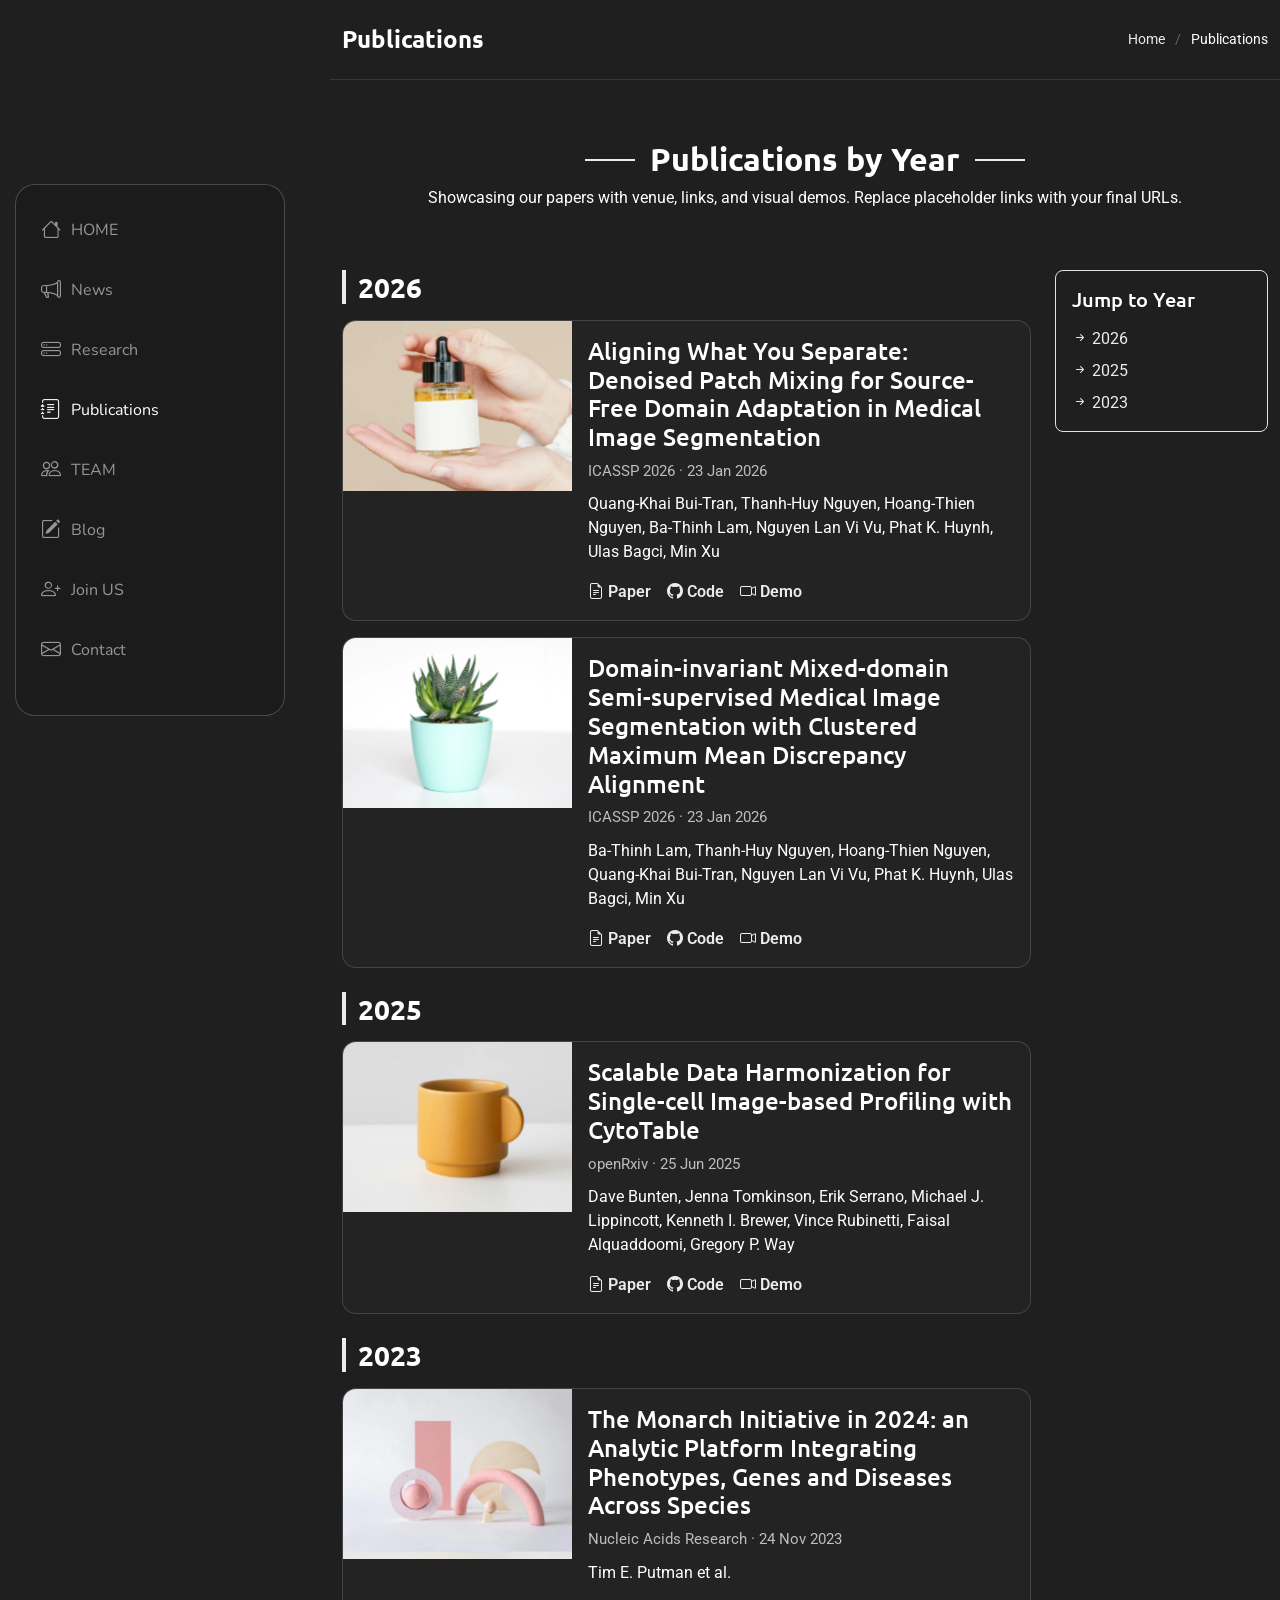
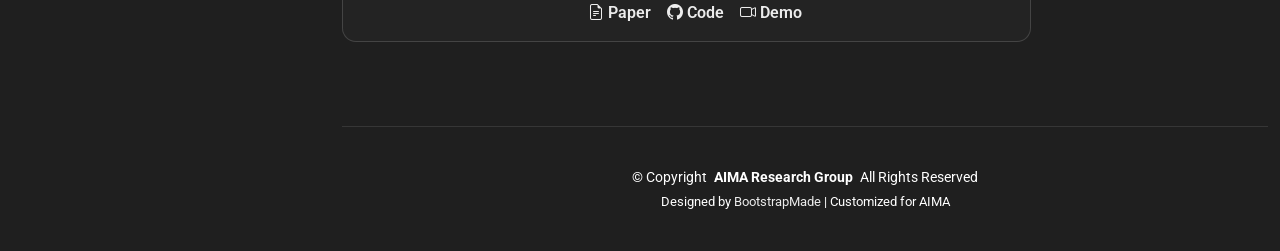
<file: publications.html>
<!DOCTYPE html>
<html lang="en">

<head>
  <meta charset="utf-8">
  <meta content="width=device-width, initial-scale=1.0" name="viewport">
  <title>Publications | AIMA Research Group</title>
  <meta name="description" content="AIMA Research Group publications arranged by year with venue and links.">
  <meta name="keywords" content="AIMA, publications, medical AI, papers">

  <link href="assets/img/portfolio/logo.png" rel="icon">
  <link href="assets/img/portfolio/logo.png" rel="apple-touch-icon">

  <link href="https://fonts.googleapis.com" rel="preconnect">
  <link href="https://fonts.gstatic.com" rel="preconnect" crossorigin>
  <link href="https://fonts.googleapis.com/css2?family=Roboto:wght@300;400;500;700&family=Ubuntu:wght@400;500;700&family=Nunito:wght@400;600;700;800&display=swap" rel="stylesheet">

  <link href="assets/vendor/bootstrap/css/bootstrap.min.css" rel="stylesheet">
  <link href="assets/vendor/bootstrap-icons/bootstrap-icons.css" rel="stylesheet">
  <link href="assets/vendor/aos/aos.css" rel="stylesheet">
  <link href="assets/css/main.css" rel="stylesheet">

  <style>
    .pub-year-title {
      font-weight: 800;
      margin-bottom: 1rem;
      border-left: 4px solid var(--accent-color);
      padding-left: 0.75rem;
    }

    .pub-card {
      border: 1px solid color-mix(in srgb, var(--default-color), transparent 85%);
      border-radius: 14px;
      background: var(--surface-color);
      overflow: hidden;
      margin-bottom: 1rem;
    }

    .pub-card .pub-thumb {
      width: 100%;
      height: 170px;
      object-fit: cover;
    }

    .pub-card .pub-content {
      padding: 1rem;
    }

    .pub-meta {
      font-size: 0.92rem;
      color: color-mix(in srgb, var(--default-color), transparent 30%);
      margin-bottom: 0.65rem;
    }

    .pub-links a {
      margin-right: 0.75rem;
      font-weight: 600;
    }
  </style>
</head>

<body class="starter-page-page">

  <header id="header" class="header dark-background d-flex flex-column justify-content-center">
    <i class="header-toggle d-xl-none bi bi-list"></i>
    <div class="header-container d-flex flex-column align-items-start">
      <nav id="navmenu" class="navmenu">
        <ul>
          <li><a href="index.html#hero"><i class="bi bi-house navicon"></i> HOME</a></li>
          <li><a href="index.html#news"><i class="bi bi-megaphone navicon"></i> News</a></li>
          <li><a href="index.html#research"><i class="bi bi-hdd-stack navicon"></i> Research</a></li>
          <li><a href="publications.html" class="active"><i class="bi bi-journal-text navicon"></i> Publications</a></li>
          <li><a href="index.html#team"><i class="bi bi-people navicon"></i> TEAM</a></li>
          <li><a href="index.html#blog"><i class="bi bi-pencil-square navicon"></i> Blog</a></li>
          <li><a href="index.html#join-us"><i class="bi bi-person-plus navicon"></i> Join US</a></li>
          <li><a href="index.html#contact"><i class="bi bi-envelope navicon"></i> Contact</a></li>
        </ul>
      </nav>
    </div>
  </header>

  <main class="main">
    <div class="page-title dark-background">
      <div class="container d-lg-flex justify-content-between align-items-center">
        <h1 class="mb-2 mb-lg-0">Publications</h1>
        <nav class="breadcrumbs">
          <ol>
            <li><a href="index.html">Home</a></li>
            <li class="current">Publications</li>
          </ol>
        </nav>
      </div>
    </div>

    <section class="section">
      <div class="container section-title" data-aos="fade-up">
        <h2>Publications by Year</h2>
        <p>Showcasing our papers with venue, links, and visual demos. Replace placeholder links with your final URLs.</p>
      </div>

      <div class="container">
        <div class="row">
          <div class="col-lg-9">
            <div id="y2026" class="mb-4" data-aos="fade-up">
              <h3 class="pub-year-title">2026</h3>
              <div class="pub-card">
                <div class="row g-0">
                  <div class="col-md-4">
                    <img class="pub-thumb" src="assets/img/portfolio/portfolio-1.webp" alt="Demo image for publication 2026">
                  </div>
                  <div class="col-md-8">
                    <div class="pub-content">
                      <h4>Aligning What You Separate: Denoised Patch Mixing for Source-Free Domain Adaptation in Medical Image Segmentation</h4>
                      <p class="pub-meta">ICASSP 2026 · 23 Jan 2026</p>
                      <p>Quang-Khai Bui-Tran, Thanh-Huy Nguyen, Hoang-Thien Nguyen, Ba-Thinh Lam, Nguyen Lan Vi Vu, Phat K. Huynh, Ulas Bagci, Min Xu</p>
                      <div class="pub-links">
                        <a href="#" target="_blank" rel="noopener"><i class="bi bi-file-earmark-text"></i> Paper</a>
                        <a href="#" target="_blank" rel="noopener"><i class="bi bi-github"></i> Code</a>
                        <a href="#" target="_blank" rel="noopener"><i class="bi bi-camera-video"></i> Demo</a>
                      </div>
                    </div>
                  </div>
                </div>
              </div>

              <div class="pub-card">
                <div class="row g-0">
                  <div class="col-md-4">
                    <img class="pub-thumb" src="assets/img/portfolio/portfolio-2.webp" alt="Demo image for publication 2026">
                  </div>
                  <div class="col-md-8">
                    <div class="pub-content">
                      <h4>Domain-invariant Mixed-domain Semi-supervised Medical Image Segmentation with Clustered Maximum Mean Discrepancy Alignment</h4>
                      <p class="pub-meta">ICASSP 2026 · 23 Jan 2026</p>
                      <p>Ba-Thinh Lam, Thanh-Huy Nguyen, Hoang-Thien Nguyen, Quang-Khai Bui-Tran, Nguyen Lan Vi Vu, Phat K. Huynh, Ulas Bagci, Min Xu</p>
                      <div class="pub-links">
                        <a href="#" target="_blank" rel="noopener"><i class="bi bi-file-earmark-text"></i> Paper</a>
                        <a href="#" target="_blank" rel="noopener"><i class="bi bi-github"></i> Code</a>
                        <a href="#" target="_blank" rel="noopener"><i class="bi bi-camera-video"></i> Demo</a>
                      </div>
                    </div>
                  </div>
                </div>
              </div>
            </div>

            <div id="y2025" class="mb-4" data-aos="fade-up" data-aos-delay="50">
              <h3 class="pub-year-title">2025</h3>
              <div class="pub-card">
                <div class="row g-0">
                  <div class="col-md-4">
                    <img class="pub-thumb" src="assets/img/portfolio/portfolio-5.webp" alt="Demo image for publication 2025">
                  </div>
                  <div class="col-md-8">
                    <div class="pub-content">
                      <h4>Scalable Data Harmonization for Single-cell Image-based Profiling with CytoTable</h4>
                      <p class="pub-meta">openRxiv · 25 Jun 2025</p>
                      <p>Dave Bunten, Jenna Tomkinson, Erik Serrano, Michael J. Lippincott, Kenneth I. Brewer, Vince Rubinetti, Faisal Alquaddoomi, Gregory P. Way</p>
                      <div class="pub-links">
                        <a href="#" target="_blank" rel="noopener"><i class="bi bi-file-earmark-text"></i> Paper</a>
                        <a href="#" target="_blank" rel="noopener"><i class="bi bi-github"></i> Code</a>
                        <a href="#" target="_blank" rel="noopener"><i class="bi bi-camera-video"></i> Demo</a>
                      </div>
                    </div>
                  </div>
                </div>
              </div>
            </div>

            <div id="y2023" class="mb-4" data-aos="fade-up" data-aos-delay="100">
              <h3 class="pub-year-title">2023</h3>
              <div class="pub-card">
                <div class="row g-0">
                  <div class="col-md-4">
                    <img class="pub-thumb" src="assets/img/portfolio/portfolio-6.webp" alt="Demo image for publication 2023">
                  </div>
                  <div class="col-md-8">
                    <div class="pub-content">
                      <h4>The Monarch Initiative in 2024: an Analytic Platform Integrating Phenotypes, Genes and Diseases Across Species</h4>
                      <p class="pub-meta">Nucleic Acids Research · 24 Nov 2023</p>
                      <p>Tim E. Putman et al.</p>
                      <div class="pub-links">
                        <a href="#" target="_blank" rel="noopener"><i class="bi bi-file-earmark-text"></i> Paper</a>
                        <a href="#" target="_blank" rel="noopener"><i class="bi bi-github"></i> Code</a>
                        <a href="#" target="_blank" rel="noopener"><i class="bi bi-camera-video"></i> Demo</a>
                      </div>
                    </div>
                  </div>
                </div>
              </div>
            </div>
          </div>

          <div class="col-lg-3" data-aos="fade-left">
            <div class="p-3 border rounded-3 sticky-top" style="top: 100px;">
              <h5 class="mb-3">Jump to Year</h5>
              <ul class="list-unstyled mb-0">
                <li class="mb-2"><a href="#y2026"><i class="bi bi-arrow-right-short"></i> 2026</a></li>
                <li class="mb-2"><a href="#y2025"><i class="bi bi-arrow-right-short"></i> 2025</a></li>
                <li><a href="#y2023"><i class="bi bi-arrow-right-short"></i> 2023</a></li>
              </ul>
            </div>
          </div>
        </div>
      </div>
    </section>
  </main>

  <footer id="footer" class="footer position-relative">
    <div class="container">
      <div class="copyright text-center ">
        <p>© <span>Copyright</span> <strong class="px-1 sitename">AIMA Research Group</strong> <span>All Rights Reserved</span></p>
      </div>
      <div class="credits">
        Designed by <a href="https://bootstrapmade.com/">BootstrapMade</a> | Customized for AIMA
      </div>
    </div>
  </footer>

  <a href="#" id="scroll-top" class="scroll-top d-flex align-items-center justify-content-center"><i class="bi bi-arrow-up-short"></i></a>
  <div id="preloader"></div>

  <script src="assets/vendor/bootstrap/js/bootstrap.bundle.min.js"></script>
  <script src="assets/vendor/aos/aos.js"></script>
  <script src="assets/js/main.js"></script>
</body>

</html>
</file>
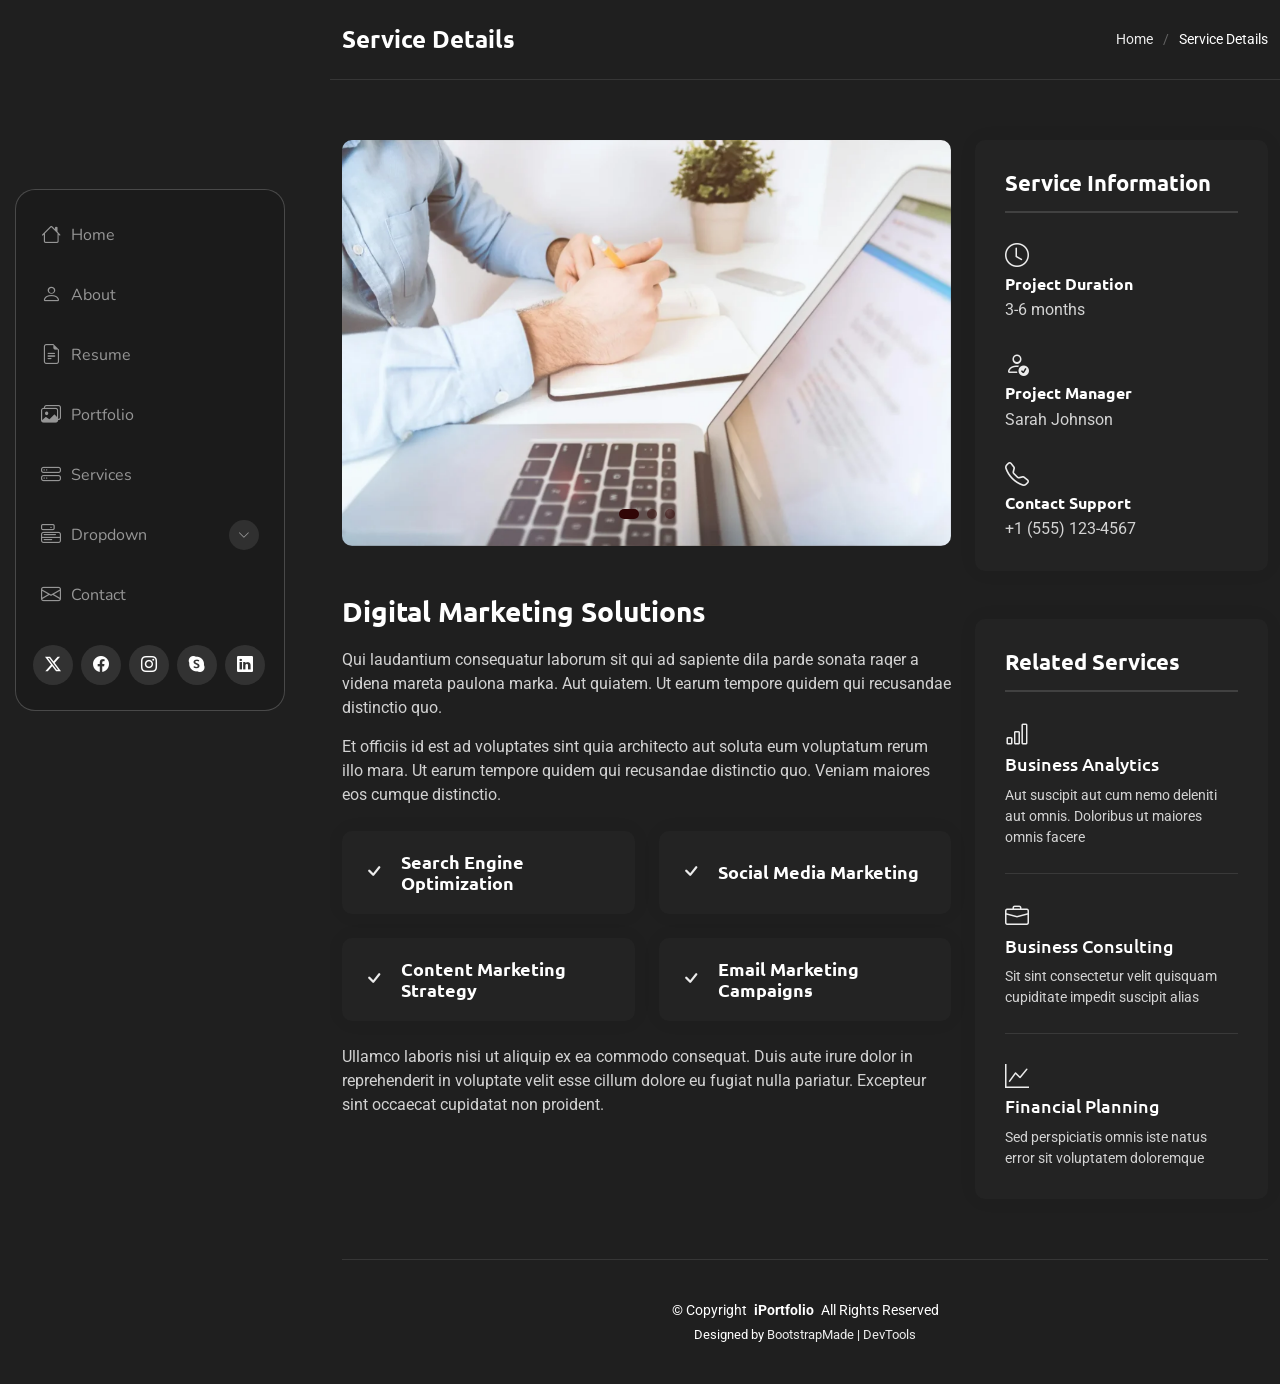
<file: service-details.html>
<!DOCTYPE html>
<html lang="en">

<head>
  <meta charset="utf-8">
  <meta content="width=device-width, initial-scale=1.0" name="viewport">
  <title>Service Details - SnapFolio Bootstrap Template</title>
  <meta name="description" content="">
  <meta name="keywords" content="">

  <!-- Favicons -->
  <link href="assets/img/favicon.png" rel="icon">
  <link href="assets/img/apple-touch-icon.png" rel="apple-touch-icon">

  <!-- Fonts -->
  <link href="https://fonts.googleapis.com" rel="preconnect">
  <link href="https://fonts.gstatic.com" rel="preconnect" crossorigin>
  <link href="https://fonts.googleapis.com/css2?family=Roboto:ital,wght@0,100;0,300;0,400;0,500;0,700;0,900;1,100;1,300;1,400;1,500;1,700;1,900&family=Ubuntu:ital,wght@0,300;0,400;0,500;0,700;1,300;1,400;1,500;1,700&family=Nunito:ital,wght@0,200;0,300;0,400;0,500;0,600;0,700;0,800;0,900;1,200;1,300;1,400;1,500;1,600;1,700;1,800;1,900&display=swap" rel="stylesheet">

  <!-- Vendor CSS Files -->
  <link href="assets/vendor/bootstrap/css/bootstrap.min.css" rel="stylesheet">
  <link href="assets/vendor/bootstrap-icons/bootstrap-icons.css" rel="stylesheet">
  <link href="assets/vendor/aos/aos.css" rel="stylesheet">
  <link href="assets/vendor/glightbox/css/glightbox.min.css" rel="stylesheet">
  <link href="assets/vendor/swiper/swiper-bundle.min.css" rel="stylesheet">

  <!-- Main CSS File -->
  <link href="assets/css/main.css" rel="stylesheet">

  <!-- =======================================================
  * Template Name: SnapFolio
  * Template URL: https://bootstrapmade.com/snapfolio-bootstrap-portfolio-template/
  * Updated: Jul 21 2025 with Bootstrap v5.3.7
  * Author: BootstrapMade.com
  * License: https://bootstrapmade.com/license/
  ======================================================== -->
</head>

<body class="service-details-page">

  <header id="header" class="header dark-background d-flex flex-column justify-content-center">
    <i class="header-toggle d-xl-none bi bi-list"></i>

    <div class="header-container d-flex flex-column align-items-start">
      <nav id="navmenu" class="navmenu">
        <ul>
          <li><a href="#hero"><i class="bi bi-house navicon"></i>Home</a></li>
          <li><a href="#about"><i class="bi bi-person navicon"></i> About</a></li>
          <li><a href="#resume"><i class="bi bi-file-earmark-text navicon"></i> Resume</a></li>
          <li><a href="#portfolio"><i class="bi bi-images navicon"></i> Portfolio</a></li>
          <li><a href="#services"><i class="bi bi-hdd-stack navicon"></i> Services</a></li>
          <li class="dropdown"><a href="#"><i class="bi bi-menu-button navicon"></i> <span>Dropdown</span> <i class="bi bi-chevron-down toggle-dropdown"></i></a>
            <ul>
              <li><a href="#">Dropdown 1</a></li>
              <li class="dropdown"><a href="#"><span>Deep Dropdown</span> <i class="bi bi-chevron-down toggle-dropdown"></i></a>
                <ul>
                  <li><a href="#">Deep Dropdown 1</a></li>
                  <li><a href="#">Deep Dropdown 2</a></li>
                  <li><a href="#">Deep Dropdown 3</a></li>
                  <li><a href="#">Deep Dropdown 4</a></li>
                  <li><a href="#">Deep Dropdown 5</a></li>
                </ul>
              </li>
              <li><a href="#">Dropdown 2</a></li>
              <li><a href="#">Dropdown 3</a></li>
              <li><a href="#">Dropdown 4</a></li>
            </ul>
          </li>
          <li><a href="#contact"><i class="bi bi-envelope navicon"></i> Contact</a></li>
        </ul>
      </nav>

      <div class="social-links text-center">
        <a href="#" class="twitter"><i class="bi bi-twitter-x"></i></a>
        <a href="#" class="facebook"><i class="bi bi-facebook"></i></a>
        <a href="#" class="instagram"><i class="bi bi-instagram"></i></a>
        <a href="#" class="google-plus"><i class="bi bi-skype"></i></a>
        <a href="#" class="linkedin"><i class="bi bi-linkedin"></i></a>
      </div>

    </div>

  </header>

  <main class="main">

    <!-- Page Title -->
    <div class="page-title dark-background">
      <div class="container d-lg-flex justify-content-between align-items-center">
        <h1 class="mb-2 mb-lg-0">Service Details</h1>
        <nav class="breadcrumbs">
          <ol>
            <li><a href="index.html">Home</a></li>
            <li class="current">Service Details</li>
          </ol>
        </nav>
      </div>
    </div><!-- End Page Title -->

    <!-- Service Details Section -->
    <section id="service-details" class="service-details section">

      <div class="container" data-aos="fade-up" data-aos-delay="100">

        <div class="row gy-4">

          <div class="col-lg-8">
            <div class="service-details-slider swiper init-swiper">
              <script type="application/json" class="swiper-config">
                {
                  "loop": true,
                  "speed": 600,
                  "autoplay": {
                    "delay": 5000
                  },
                  "slidesPerView": 1,
                  "pagination": {
                    "el": ".swiper-pagination",
                    "type": "bullets",
                    "clickable": true
                  }
                }
              </script>
              <div class="swiper-wrapper align-items-center">
                <div class="swiper-slide">
                  <img src="assets/img/services/services-1.webp" alt="" class="img-fluid" loading="lazy">
                </div>
                <div class="swiper-slide">
                  <img src="assets/img/services/services-2.webp" alt="" class="img-fluid" loading="lazy">
                </div>
                <div class="swiper-slide">
                  <img src="assets/img/services/services-3.webp" alt="" class="img-fluid" loading="lazy">
                </div>
              </div>
              <div class="swiper-pagination"></div>
            </div>

            <div class="content mt-5">
              <h3>Digital Marketing Solutions</h3>
              <p>
                Qui laudantium consequatur laborum sit qui ad sapiente dila parde sonata raqer a videna mareta paulona marka. Aut quiatem. Ut earum tempore quidem qui recusandae distinctio quo.
              </p>
              <p>
                Et officiis id est ad voluptates sint quia architecto aut soluta eum voluptatum rerum illo mara. Ut earum tempore quidem qui recusandae distinctio quo. Veniam maiores eos cumque distinctio.
              </p>

              <div class="features mt-4">
                <div class="row gy-4">
                  <div class="col-md-6" data-aos="fade-up" data-aos-delay="100">
                    <div class="feature-box d-flex align-items-center">
                      <i class="bi bi-check"></i>
                      <h4>Search Engine Optimization</h4>
                    </div>
                  </div>
                  <div class="col-md-6" data-aos="fade-up" data-aos-delay="200">
                    <div class="feature-box d-flex align-items-center">
                      <i class="bi bi-check"></i>
                      <h4>Social Media Marketing</h4>
                    </div>
                  </div>
                  <div class="col-md-6" data-aos="fade-up" data-aos-delay="300">
                    <div class="feature-box d-flex align-items-center">
                      <i class="bi bi-check"></i>
                      <h4>Content Marketing Strategy</h4>
                    </div>
                  </div>
                  <div class="col-md-6" data-aos="fade-up" data-aos-delay="400">
                    <div class="feature-box d-flex align-items-center">
                      <i class="bi bi-check"></i>
                      <h4>Email Marketing Campaigns</h4>
                    </div>
                  </div>
                </div>
              </div>

              <p class="mt-4">
                Ullamco laboris nisi ut aliquip ex ea commodo consequat. Duis aute irure dolor in reprehenderit in voluptate velit esse cillum dolore eu fugiat nulla pariatur. Excepteur sint occaecat cupidatat non proident.
              </p>
            </div>
          </div>

          <div class="col-lg-4">
            <div class="service-info">
              <h4>Service Information</h4>
              <div class="info-item">
                <i class="bi bi-clock"></i>
                <h5>Project Duration</h5>
                <p>3-6 months</p>
              </div>
              <div class="info-item">
                <i class="bi bi-person-check"></i>
                <h5>Project Manager</h5>
                <p>Sarah Johnson</p>
              </div>
              <div class="info-item">
                <i class="bi bi-telephone"></i>
                <h5>Contact Support</h5>
                <p>+1 (555) 123-4567</p>
              </div>
            </div>

            <div class="related-services mt-5">
              <h4>Related Services</h4>
              <div class="service-item">
                <i class="bi bi-bar-chart"></i>
                <h5><a href="#">Business Analytics</a></h5>
                <p>Aut suscipit aut cum nemo deleniti aut omnis. Doloribus ut maiores omnis facere</p>
              </div>
              <div class="service-item">
                <i class="bi bi-briefcase"></i>
                <h5><a href="#">Business Consulting</a></h5>
                <p>Sit sint consectetur velit quisquam cupiditate impedit suscipit alias</p>
              </div>
              <div class="service-item">
                <i class="bi bi-graph-up"></i>
                <h5><a href="#">Financial Planning</a></h5>
                <p>Sed perspiciatis omnis iste natus error sit voluptatem doloremque</p>
              </div>
            </div>
          </div>

        </div>

      </div>

    </section><!-- /Service Details Section -->

  </main>

  <footer id="footer" class="footer position-relative">

    <div class="container">
      <div class="copyright text-center ">
        <p>© <span>Copyright</span> <strong class="px-1 sitename">iPortfolio</strong> <span>All Rights Reserved</span></p>
      </div>
      <div class="credits">
        <!-- All the links in the footer should remain intact. -->
        <!-- You can delete the links only if you've purchased the pro version. -->
        <!-- Licensing information: https://bootstrapmade.com/license/ -->
        <!-- Purchase the pro version with working PHP/AJAX contact form: [buy-url] -->
        Designed by <a href="https://bootstrapmade.com/">BootstrapMade</a> | <a href="https://bootstrapmade.com/tools/">DevTools</a>
      </div>
    </div>

  </footer>

  <!-- Scroll Top -->
  <a href="#" id="scroll-top" class="scroll-top d-flex align-items-center justify-content-center"><i class="bi bi-arrow-up-short"></i></a>

  <!-- Preloader -->
  <div id="preloader"></div>

  <!-- Vendor JS Files -->
  <script src="assets/vendor/bootstrap/js/bootstrap.bundle.min.js"></script>
  <script src="assets/vendor/php-email-form/validate.js"></script>
  <script src="assets/vendor/aos/aos.js"></script>
  <script src="assets/vendor/typed.js/typed.umd.js"></script>
  <script src="assets/vendor/purecounter/purecounter_vanilla.js"></script>
  <script src="assets/vendor/waypoints/noframework.waypoints.js"></script>
  <script src="assets/vendor/isotope-layout/isotope.pkgd.min.js"></script>
  <script src="assets/vendor/imagesloaded/imagesloaded.pkgd.min.js"></script>
  <script src="assets/vendor/glightbox/js/glightbox.min.js"></script>
  <script src="assets/vendor/swiper/swiper-bundle.min.js"></script>

  <!-- Main JS File -->
  <script src="assets/js/main.js"></script>

</body>

</html>
</file>
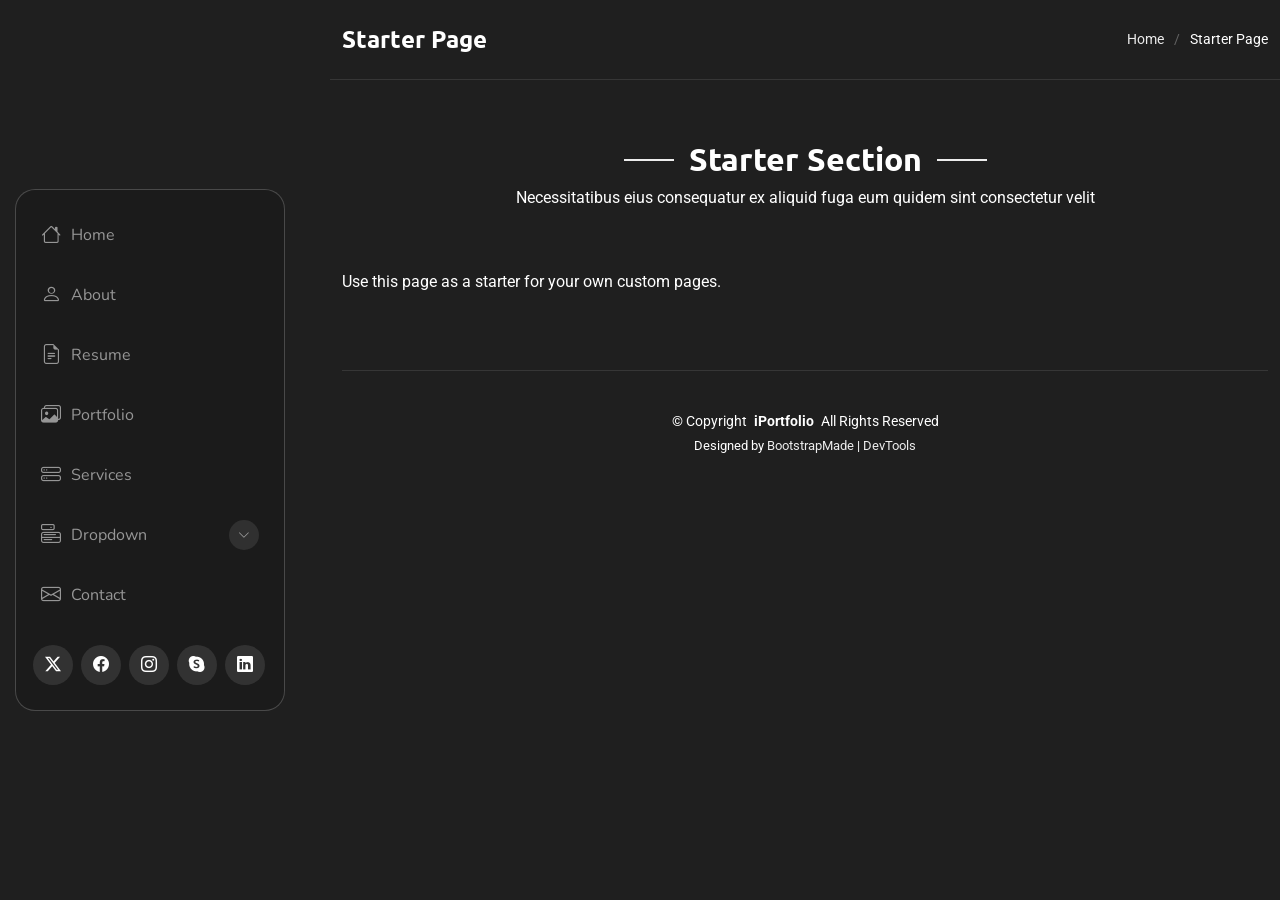
<file: starter-page.html>
<!DOCTYPE html>
<html lang="en">

<head>
  <meta charset="utf-8">
  <meta content="width=device-width, initial-scale=1.0" name="viewport">
  <title>Starter Page - SnapFolio Bootstrap Template</title>
  <meta name="description" content="">
  <meta name="keywords" content="">

  <!-- Favicons -->
  <link href="assets/img/favicon.png" rel="icon">
  <link href="assets/img/apple-touch-icon.png" rel="apple-touch-icon">

  <!-- Fonts -->
  <link href="https://fonts.googleapis.com" rel="preconnect">
  <link href="https://fonts.gstatic.com" rel="preconnect" crossorigin>
  <link href="https://fonts.googleapis.com/css2?family=Roboto:ital,wght@0,100;0,300;0,400;0,500;0,700;0,900;1,100;1,300;1,400;1,500;1,700;1,900&family=Ubuntu:ital,wght@0,300;0,400;0,500;0,700;1,300;1,400;1,500;1,700&family=Nunito:ital,wght@0,200;0,300;0,400;0,500;0,600;0,700;0,800;0,900;1,200;1,300;1,400;1,500;1,600;1,700;1,800;1,900&display=swap" rel="stylesheet">

  <!-- Vendor CSS Files -->
  <link href="assets/vendor/bootstrap/css/bootstrap.min.css" rel="stylesheet">
  <link href="assets/vendor/bootstrap-icons/bootstrap-icons.css" rel="stylesheet">
  <link href="assets/vendor/aos/aos.css" rel="stylesheet">
  <link href="assets/vendor/glightbox/css/glightbox.min.css" rel="stylesheet">
  <link href="assets/vendor/swiper/swiper-bundle.min.css" rel="stylesheet">

  <!-- Main CSS File -->
  <link href="assets/css/main.css" rel="stylesheet">

  <!-- =======================================================
  * Template Name: SnapFolio
  * Template URL: https://bootstrapmade.com/snapfolio-bootstrap-portfolio-template/
  * Updated: Jul 21 2025 with Bootstrap v5.3.7
  * Author: BootstrapMade.com
  * License: https://bootstrapmade.com/license/
  ======================================================== -->
</head>

<body class="starter-page-page">

  <header id="header" class="header dark-background d-flex flex-column justify-content-center">
    <i class="header-toggle d-xl-none bi bi-list"></i>

    <div class="header-container d-flex flex-column align-items-start">
      <nav id="navmenu" class="navmenu">
        <ul>
          <li><a href="#hero"><i class="bi bi-house navicon"></i>Home</a></li>
          <li><a href="#about"><i class="bi bi-person navicon"></i> About</a></li>
          <li><a href="#resume"><i class="bi bi-file-earmark-text navicon"></i> Resume</a></li>
          <li><a href="#portfolio"><i class="bi bi-images navicon"></i> Portfolio</a></li>
          <li><a href="#services"><i class="bi bi-hdd-stack navicon"></i> Services</a></li>
          <li class="dropdown"><a href="#"><i class="bi bi-menu-button navicon"></i> <span>Dropdown</span> <i class="bi bi-chevron-down toggle-dropdown"></i></a>
            <ul>
              <li><a href="#">Dropdown 1</a></li>
              <li class="dropdown"><a href="#"><span>Deep Dropdown</span> <i class="bi bi-chevron-down toggle-dropdown"></i></a>
                <ul>
                  <li><a href="#">Deep Dropdown 1</a></li>
                  <li><a href="#">Deep Dropdown 2</a></li>
                  <li><a href="#">Deep Dropdown 3</a></li>
                  <li><a href="#">Deep Dropdown 4</a></li>
                  <li><a href="#">Deep Dropdown 5</a></li>
                </ul>
              </li>
              <li><a href="#">Dropdown 2</a></li>
              <li><a href="#">Dropdown 3</a></li>
              <li><a href="#">Dropdown 4</a></li>
            </ul>
          </li>
          <li><a href="#contact"><i class="bi bi-envelope navicon"></i> Contact</a></li>
        </ul>
      </nav>

      <div class="social-links text-center">
        <a href="#" class="twitter"><i class="bi bi-twitter-x"></i></a>
        <a href="#" class="facebook"><i class="bi bi-facebook"></i></a>
        <a href="#" class="instagram"><i class="bi bi-instagram"></i></a>
        <a href="#" class="google-plus"><i class="bi bi-skype"></i></a>
        <a href="#" class="linkedin"><i class="bi bi-linkedin"></i></a>
      </div>

    </div>

  </header>

  <main class="main">

    <!-- Page Title -->
    <div class="page-title dark-background">
      <div class="container d-lg-flex justify-content-between align-items-center">
        <h1 class="mb-2 mb-lg-0">Starter Page</h1>
        <nav class="breadcrumbs">
          <ol>
            <li><a href="index.html">Home</a></li>
            <li class="current">Starter Page</li>
          </ol>
        </nav>
      </div>
    </div><!-- End Page Title -->

    <!-- Starter Section Section -->
    <section id="starter-section" class="starter-section section">

      <!-- Section Title -->
      <div class="container section-title" data-aos="fade-up">
        <h2>Starter Section</h2>
        <p>Necessitatibus eius consequatur ex aliquid fuga eum quidem sint consectetur velit</p>
      </div><!-- End Section Title -->

      <div class="container" data-aos="fade-up">
        <p>Use this page as a starter for your own custom pages.</p>
      </div>

    </section><!-- /Starter Section Section -->

  </main>

  <footer id="footer" class="footer position-relative">

    <div class="container">
      <div class="copyright text-center ">
        <p>© <span>Copyright</span> <strong class="px-1 sitename">iPortfolio</strong> <span>All Rights Reserved</span></p>
      </div>
      <div class="credits">
        <!-- All the links in the footer should remain intact. -->
        <!-- You can delete the links only if you've purchased the pro version. -->
        <!-- Licensing information: https://bootstrapmade.com/license/ -->
        <!-- Purchase the pro version with working PHP/AJAX contact form: [buy-url] -->
        Designed by <a href="https://bootstrapmade.com/">BootstrapMade</a> | <a href="https://bootstrapmade.com/tools/">DevTools</a>
      </div>
    </div>

  </footer>

  <!-- Scroll Top -->
  <a href="#" id="scroll-top" class="scroll-top d-flex align-items-center justify-content-center"><i class="bi bi-arrow-up-short"></i></a>

  <!-- Preloader -->
  <div id="preloader"></div>

  <!-- Vendor JS Files -->
  <script src="assets/vendor/bootstrap/js/bootstrap.bundle.min.js"></script>
  <script src="assets/vendor/php-email-form/validate.js"></script>
  <script src="assets/vendor/aos/aos.js"></script>
  <script src="assets/vendor/typed.js/typed.umd.js"></script>
  <script src="assets/vendor/purecounter/purecounter_vanilla.js"></script>
  <script src="assets/vendor/waypoints/noframework.waypoints.js"></script>
  <script src="assets/vendor/isotope-layout/isotope.pkgd.min.js"></script>
  <script src="assets/vendor/imagesloaded/imagesloaded.pkgd.min.js"></script>
  <script src="assets/vendor/glightbox/js/glightbox.min.js"></script>
  <script src="assets/vendor/swiper/swiper-bundle.min.js"></script>

  <!-- Main JS File -->
  <script src="assets/js/main.js"></script>

</body>

</html>
</file>
<file: assets/css/main.css>
/**
* Template Name: SnapFolio
* Template URL: https://bootstrapmade.com/snapfolio-bootstrap-portfolio-template/
* Updated: Jul 21 2025 with Bootstrap v5.3.7
* Author: BootstrapMade.com
* License: https://bootstrapmade.com/license/
*/

/*--------------------------------------------------------------
# Font & Color Variables
# Help: https://bootstrapmade.com/color-system/
--------------------------------------------------------------*/
/* Fonts */
:root {
  --default-font: "Roboto",  system-ui, -apple-system, "Segoe UI", Roboto, "Helvetica Neue", Arial, "Noto Sans", "Liberation Sans", sans-serif, "Apple Color Emoji", "Segoe UI Emoji", "Segoe UI Symbol", "Noto Color Emoji";
  --heading-font: "Ubuntu",  sans-serif;
  --nav-font: "Nunito",  sans-serif;
}

/* Global Colors - The following color variables are used throughout the website. Updating them here will change the color scheme of the entire website */
:root { 
  --background-color: #1f1f1f; /* Background color for the entire website, including individual sections */
  --default-color: #ffffff; /* Default color used for the majority of the text content across the entire website */
  --heading-color: #ffffff; /* Color for headings, subheadings and title throughout the website */
  --accent-color: #ececec; /* Accent color that represents your brand on the website. It's used for buttons, links, and other elements that need to stand out */
  --surface-color: #232323; /* The surface color is used as a background of boxed elements within sections, such as cards, icon boxes, or other elements that require a visual separation from the global background. */
  --contrast-color: #310606; /* Contrast color for text, ensuring readability against backgrounds of accent, heading, or default colors. */
}

/* Nav Menu Colors - The following color variables are used specifically for the navigation menu. They are separate from the global colors to allow for more customization options */
:root {
  --nav-color: rgba(236, 236, 236, 0.59);  /* The default color of the main navmenu links */
  --nav-hover-color: #ffffff; /* Applied to main navmenu links when they are hovered over or active */
  --nav-mobile-background-color: #393939; /* Used as the background color for mobile navigation menu */
  --nav-dropdown-background-color: #393939; /* Used as the background color for dropdown items that appear when hovering over primary navigation items */
  --nav-dropdown-color: #ffffff; /* Used for navigation links of the dropdown items in the navigation menu. */
  --nav-dropdown-hover-color: #ececec; /* Similar to --nav-hover-color, this color is applied to dropdown navigation links when they are hovered over. */
}

/* Color Presets - These classes override global colors when applied to any section or element, providing reuse of the sam color scheme. */

.light-background {
  --background-color: #2c2c2c;
  --surface-color: #323232;
}

.dark-background {
  --background-color: #040b14;
  --default-color: #ffffff;
  --heading-color: #ffffff;
  --surface-color: #151f2b;
  --contrast-color: #ffffff;
}

/* Smooth scroll */
:root {
  scroll-behavior: smooth;
}

/*--------------------------------------------------------------
# General Styling & Shared Classes
--------------------------------------------------------------*/
body {
  color: var(--default-color);
  background-color: var(--background-color);
  font-family: var(--default-font);
}

a {
  color: var(--accent-color);
  text-decoration: none;
  transition: 0.3s;
}

a:hover {
  color: color-mix(in srgb, var(--accent-color), transparent 25%);
  text-decoration: none;
}

h1,
h2,
h3,
h4,
h5,
h6 {
  color: var(--heading-color);
  font-family: var(--heading-font);
}

/* PHP Email Form Messages
------------------------------*/
.php-email-form .error-message {
  display: none;
  background: #df1529;
  color: #ffffff;
  text-align: left;
  padding: 15px;
  margin-bottom: 24px;
  font-weight: 600;
}

.php-email-form .sent-message {
  display: none;
  color: #ffffff;
  background: #059652;
  text-align: center;
  padding: 15px;
  margin-bottom: 24px;
  font-weight: 600;
}

.php-email-form .loading {
  display: none;
  background: var(--surface-color);
  text-align: center;
  padding: 15px;
  margin-bottom: 24px;
}

.php-email-form .loading:before {
  content: "";
  display: inline-block;
  border-radius: 50%;
  width: 24px;
  height: 24px;
  margin: 0 10px -6px 0;
  border: 3px solid var(--accent-color);
  border-top-color: var(--surface-color);
  animation: php-email-form-loading 1s linear infinite;
}

@keyframes php-email-form-loading {
  0% {
    transform: rotate(0deg);
  }

  100% {
    transform: rotate(360deg);
  }
}

/*--------------------------------------------------------------
# Global Header
--------------------------------------------------------------*/
.header {
  --background-color: #1b1b1b;
  --contrast-color: #444444;
  color: var(--default-color);
  position: fixed;
  top: 0;
  left: 0;
  bottom: 0;
  padding: 0 15px;
  width: 300px;
  transition: all ease-in-out 0.3s;
  overflow-y: auto;
  z-index: 997;
}

.header .header-container {
  border-radius: 20px;
  padding: 15px;
  background-color: var(--background-color);
  border: 1px solid color-mix(in srgb, var(--default-color), transparent 80%);
}

.header .social-links {
  margin: 0 0 10px 0;
}

.header .social-links a {
  font-size: 16px;
  display: inline-flex;
  align-items: center;
  justify-content: center;
  background: color-mix(in srgb, var(--default-color), transparent 90%);
  color: var(--default-color);
  margin: 0 2px;
  border-radius: 50%;
  text-align: center;
  width: 40px;
  height: 40px;
  transition: 0.3s;
}

.header .social-links a:hover {
  color: var(--contrast-color);
  background: var(--accent-color);
}

@media (min-width: 1200px) {

  .header~main,
  .header~#footer {
    margin-left: 330px;
  }
}

@media (max-width: 1199px) {
  .header {
    left: -100%;
  }
}

.header.header-show {
  left: 0;
}

.header .header-toggle {
  color: var(--contrast-color);
  background-color: var(--accent-color);
  font-size: 22px;
  display: flex;
  align-items: center;
  justify-content: center;
  width: 40px;
  height: 40px;
  border-radius: 50%;
  cursor: pointer;
  position: fixed;
  top: 15px;
  right: 15px;
  z-index: 9999;
  transition: background-color 0.3s;
}

.header .header-toggle:hover {
  color: var(--contrast-color);
  background-color: color-mix(in srgb, var(--accent-color) 90%, white 15%);
}

/*--------------------------------------------------------------
# Navigation Menu
--------------------------------------------------------------*/
.mobile-nav-toggle {
  display: none;
}

.navmenu {
  padding: 0;
  z-index: 9997;
  width: 100%;
}

.navmenu ul {
  list-style: none;
  padding: 0 0 20px 0;
  margin: 0;
}

.navmenu a,
.navmenu a:focus {
  color: var(--nav-color);
  padding: 15px 10px;
  font-family: var(--nav-font);
  font-size: 16px;
  font-weight: 400;
  display: flex;
  align-items: center;
  white-space: nowrap;
  transition: 0.3s;
  width: 100%;
}

.navmenu a .navicon,
.navmenu a:focus .navicon {
  font-size: 20px;
  margin-right: 10px;
}

.navmenu a .toggle-dropdown,
.navmenu a:focus .toggle-dropdown {
  font-size: 12px;
  line-height: 0;
  margin-left: auto;
  width: 30px;
  height: 30px;
  display: flex;
  align-items: center;
  justify-content: center;
  border-radius: 50%;
  transition: 0.3s;
  flex-shrink: 0;
  background-color: color-mix(in srgb, var(--accent-color), transparent 90%);
}

.navmenu a .toggle-dropdown:hover,
.navmenu a:focus .toggle-dropdown:hover {
  background-color: var(--accent-color);
  color: var(--contrast-color);
}

.navmenu a:hover,
.navmenu .active,
.navmenu .active:focus {
  color: var(--nav-hover-color);
}

.navmenu a:hover .navicon,
.navmenu .active .navicon,
.navmenu .active:focus .navicon {
  color: var(--accent-color);
}

.navmenu .active .toggle-dropdown,
.navmenu .active:focus .toggle-dropdown {
  background-color: var(--accent-color);
  color: var(--contrast-color);
  transform: rotate(180deg);
}

.navmenu .dropdown {
  display: block;
}

.navmenu .dropdown a,
.navmenu .dropdown a:focus {
  color: --nav-dropdown-color;
}

.navmenu .dropdown a:hover,
.navmenu .dropdown .active,
.navmenu .dropdown .active:focus {
  color: var(--nav-dropdown-hover-color);
}

.navmenu .dropdown ul {
  position: static;
  display: none;
  z-index: 99;
  padding: 5px 10px;
  margin: 5px 10px;
  background-color: var(--nav-dropdown-background-color);
  border: 1px solid color-mix(in srgb, var(--default-color), transparent 90%);
  box-shadow: none;
  transition: all 0.5s ease-in-out;
}

.navmenu .dropdown ul ul {
  background-color: rgba(33, 37, 41, 0.1);
}

.navmenu .dropdown>.dropdown-active {
  display: block;
  background-color: rgba(33, 37, 41, 0.03);
}

/*--------------------------------------------------------------
# Global Footer
--------------------------------------------------------------*/
.footer {
  color: var(--default-color);
  background-color: var(--background-color);
  font-size: 14px;
  padding: 0 0 40px 0;
  position: relative;
}

.footer .copyright {
  padding-top: 40px;
  border-top: 1px solid color-mix(in srgb, var(--default-color), transparent 90%);
}

.footer .copyright p {
  margin-bottom: 0;
}

.footer .credits {
  margin-top: 4px;
  font-size: 13px;
  text-align: center;
}

/*--------------------------------------------------------------
# Preloader
--------------------------------------------------------------*/
#preloader {
  position: fixed;
  inset: 0;
  z-index: 999999;
  overflow: hidden;
  background: var(--background-color);
  transition: all 0.6s ease-out;
}

#preloader:before {
  content: "";
  position: fixed;
  top: calc(50% - 30px);
  left: calc(50% - 30px);
  border: 6px solid #ffffff;
  border-color: var(--accent-color) transparent var(--accent-color) transparent;
  border-radius: 50%;
  width: 60px;
  height: 60px;
  animation: animate-preloader 1.5s linear infinite;
}

@keyframes animate-preloader {
  0% {
    transform: rotate(0deg);
  }

  100% {
    transform: rotate(360deg);
  }
}

/*--------------------------------------------------------------
# Scroll Top Button
--------------------------------------------------------------*/
.scroll-top {
  position: fixed;
  visibility: hidden;
  opacity: 0;
  right: 15px;
  bottom: -15px;
  z-index: 99999;
  background-color: var(--accent-color);
  width: 44px;
  height: 44px;
  border-radius: 50px;
  transition: all 0.4s;
}

.scroll-top i {
  font-size: 24px;
  color: var(--contrast-color);
  line-height: 0;
}

.scroll-top:hover {
  background-color: color-mix(in srgb, var(--accent-color), transparent 20%);
  color: var(--contrast-color);
}

.scroll-top.active {
  visibility: visible;
  opacity: 1;
  bottom: 15px;
}

/*--------------------------------------------------------------
# Disable aos animation delay on mobile devices
--------------------------------------------------------------*/
@media screen and (max-width: 768px) {
  [data-aos-delay] {
    transition-delay: 0 !important;
  }
}

/*--------------------------------------------------------------
# Global Page Titles & Breadcrumbs
--------------------------------------------------------------*/
.page-title {
  color: var(--default-color);
  padding: 25px 0 0 0;
  position: relative;
}

.page-title .container {
  border-bottom: 1px solid color-mix(in srgb, var(--default-color), transparent 90%);
  padding-bottom: 25px;
}

.page-title h1 {
  font-size: 24px;
  font-weight: 700;
}

.page-title .breadcrumbs ol {
  display: flex;
  flex-wrap: wrap;
  list-style: none;
  padding: 0;
  margin: 0;
  font-size: 14px;
  font-weight: 400;
}

.page-title .breadcrumbs ol li+li {
  padding-left: 10px;
}

.page-title .breadcrumbs ol li+li::before {
  content: "/";
  display: inline-block;
  padding-right: 10px;
  color: color-mix(in srgb, var(--default-color), transparent 70%);
}

/*--------------------------------------------------------------
# Global Sections
--------------------------------------------------------------*/
section,
.section {
  color: var(--default-color);
  background-color: var(--background-color);
  padding: 60px 0;
  overflow: clip;
}

/*--------------------------------------------------------------
# Global Section Titles
--------------------------------------------------------------*/
.section-title {
  text-align: center;
  padding-bottom: 60px;
  position: relative;
}

.section-title h2 {
  font-size: 32px;
  font-weight: 700;
  position: relative;
}

.section-title h2:before,
.section-title h2:after {
  content: "";
  width: 50px;
  height: 2px;
  background: var(--accent-color);
  display: inline-block;
}

.section-title h2:before {
  margin: 0 15px 10px 0;
}

.section-title h2:after {
  margin: 0 0 10px 15px;
}

.section-title p {
  margin-bottom: 0;
}

/*--------------------------------------------------------------
# Hero Section
--------------------------------------------------------------*/
.hero {
  min-height: 100vh;
  position: relative;
  overflow: hidden;
  display: flex;
  align-items: center;
}

.hero .background-elements {
  position: absolute;
  top: 0;
  left: 0;
  width: 100%;
  height: 100%;
  z-index: 1;
  overflow: hidden;
}

.hero .background-elements .bg-circle {
  position: absolute;
  border-radius: 50%;
  background: linear-gradient(45deg, color-mix(in srgb, var(--accent-color), transparent 90%), color-mix(in srgb, var(--accent-color), transparent 95%));
  animation: float 6s ease-in-out infinite;
}

.hero .background-elements .bg-circle.circle-1 {
  width: 300px;
  height: 300px;
  top: 10%;
  right: 10%;
  animation-delay: 0s;
}

.hero .background-elements .bg-circle.circle-2 {
  width: 200px;
  height: 200px;
  bottom: 20%;
  left: 5%;
  animation-delay: 2s;
}

.hero .hero-content {
  position: relative;
  width: 100%;
  z-index: 2;
}

.hero .container {
  position: relative;
  z-index: 3;
}

.hero .hero-text h1 {
  font-size: 72px;
  font-weight: 800;
  line-height: 1.1;
  margin-bottom: 15px;
  color: var(--heading-color);
}

.hero .hero-text h1 .accent-text {
  color: var(--accent-color);
  position: relative;
}

.hero .hero-text h1 .accent-text::after {
  content: "";
  position: absolute;
  bottom: -5px;
  left: 0;
  width: 100%;
  height: 3px;
  background: linear-gradient(90deg, var(--accent-color), color-mix(in srgb, var(--accent-color), transparent 50%));
}

.hero .hero-text h2 {
  font-size: 32px;
  font-weight: 600;
  color: var(--heading-color);
  margin-bottom: 10px;
}

.hero .hero-text .lead {
  font-size: 24px;
  margin-bottom: 20px;
  color: var(--default-color);
}

.hero .hero-text .lead span {
  color: var(--accent-color);
  font-weight: 600;
  border-bottom: 2px solid var(--accent-color);
  padding-bottom: 2px;
}

.hero .hero-text .description {
  font-size: 18px;
  line-height: 1.6;
  color: color-mix(in srgb, var(--default-color), transparent 20%);
  margin-bottom: 40px;
  max-width: 500px;
}

.hero .hero-actions {
  display: flex;
  gap: 20px;
  margin-bottom: 40px;
  flex-wrap: wrap;
}

.hero .hero-actions .btn {
  padding: 14px 30px;
  font-size: 16px;
  font-weight: 600;
  border-radius: 50px;
  text-decoration: none;
  transition: all 0.3s ease;
  border: 2px solid;
}

.hero .hero-actions .btn.btn-primary {
  background-color: var(--accent-color);
  color: var(--contrast-color);
  border-color: var(--accent-color);
}

.hero .hero-actions .btn.btn-primary:hover {
  background-color: color-mix(in srgb, var(--accent-color), black 10%);
  transform: translateY(-2px);
  box-shadow: 0 8px 25px color-mix(in srgb, var(--accent-color), transparent 70%);
}

.hero .hero-actions .btn.btn-outline {
  background-color: transparent;
  color: var(--accent-color);
  border-color: var(--accent-color);
}

.hero .hero-actions .btn.btn-outline:hover {
  background-color: var(--accent-color);
  color: var(--contrast-color);
  transform: translateY(-2px);
}

.hero .social-links {
  display: flex;
  gap: 20px;
}

.hero .social-links a {
  width: 50px;
  height: 50px;
  display: flex;
  align-items: center;
  justify-content: center;
  background-color: var(--surface-color);
  color: color-mix(in srgb, var(--default-color), transparent 40%);
  border-radius: 50%;
  font-size: 20px;
  transition: all 0.3s ease;
}

.hero .social-links a:hover {
  color: var(--contrast-color);
  background-color: var(--accent-color);
  transform: translateY(-3px);
  box-shadow: 0 8px 25px color-mix(in srgb, var(--accent-color), transparent 70%);
}

.hero .hero-visual {
  display: flex;
  justify-content: center;
  align-items: center;
  height: 100%;
}

.hero .hero-visual .profile-container {
  position: relative;
  width: 400px;
  height: 400px;
}

.hero .hero-visual .profile-container .profile-background {
  position: absolute;
  top: 15px;
  left: 15px;
  width: 100%;
  height: 100%;
  background: color-mix(in srgb, var(--accent-color), transparent 90%);
  border-radius: 30px;
  z-index: 1;
}

.hero .hero-visual .profile-container .profile-image {
  position: relative;
  width: 100%;
  height: 100%;
  object-fit: cover;
  border-radius: 30px;
  z-index: 2;
}

@keyframes float {

  0%,
  100% {
    transform: translateY(0px);
  }

  50% {
    transform: translateY(-20px);
  }
}

@keyframes floatIcon {

  0%,
  100% {
    transform: translateY(0px) rotate(0deg);
  }

  50% {
    transform: translateY(-10px) rotate(5deg);
  }
}

@media (max-width: 992px) {
  .hero .hero-text {
    text-align: center;
    margin-bottom: 50px;
  }

  .hero .hero-text h1 {
    font-size: 56px;
  }

  .hero .hero-text h2 {
    font-size: 28px;
  }

  .hero .hero-text .lead {
    font-size: 20px;
  }

  .hero .hero-visual .profile-container {
    width: 350px;
    height: 350px;
  }
}

@media (max-width: 768px) {
  .hero .hero-text h1 {
    font-size: 42px;
  }

  .hero .hero-text h2 {
    font-size: 24px;
  }

  .hero .hero-text .lead {
    font-size: 18px;
  }

  .hero .hero-text .description {
    font-size: 16px;
  }

  .hero .hero-actions {
    justify-content: center;
  }

  .hero .hero-actions .btn {
    padding: 12px 25px;
    font-size: 14px;
  }

  .hero .hero-visual .profile-container {
    width: 300px;
    height: 300px;
  }

  .hero .background-elements .bg-circle.circle-1 {
    width: 200px;
    height: 200px;
  }

  .hero .background-elements .bg-circle.circle-2 {
    width: 150px;
    height: 150px;
  }

  .hero .background-elements .bg-circle.circle-3 {
    width: 100px;
    height: 100px;
  }
}

/*--------------------------------------------------------------
# About Section
--------------------------------------------------------------*/
.about .profile-card {
  background: linear-gradient(135deg, var(--surface-color) 0%, color-mix(in srgb, var(--surface-color), var(--accent-color) 5%) 100%);
  border-radius: 2rem;
  padding: 2.5rem;
  text-align: center;
  box-shadow: 0 20px 40px rgba(0, 0, 0, 0.08);
  border: 1px solid color-mix(in srgb, var(--accent-color), transparent 90%);
  position: relative;
  overflow: hidden;
}

.about .profile-card::before {
  content: "";
  position: absolute;
  top: 0;
  left: 0;
  right: 0;
  height: 4px;
  background: linear-gradient(90deg, var(--accent-color), color-mix(in srgb, var(--accent-color), var(--heading-color) 30%));
}

@media (max-width: 991px) {
  .about .profile-card {
    margin-bottom: 3rem;
  }
}

.about .profile-header {
  position: relative;
  margin-bottom: 2rem;
}

.about .profile-header .profile-image {
  width: 160px;
  height: 160px;
  margin: 0 auto 1.5rem;
  border-radius: 50%;
  overflow: hidden;
  border: 4px solid var(--accent-color);
  box-shadow: 0 10px 30px rgba(0, 0, 0, 0.15);
}

.about .profile-header .profile-image img {
  width: 100%;
  height: 100%;
  object-fit: cover;
}

.about .profile-header .profile-badge {
  position: absolute;
  bottom: 20px;
  right: calc(50% - 65px);
  width: 32px;
  height: 32px;
  background-color: var(--accent-color);
  border-radius: 50%;
  display: flex;
  align-items: center;
  justify-content: center;
  border: 3px solid var(--surface-color);
}

.about .profile-header .profile-badge i {
  color: var(--contrast-color);
  font-size: 14px;
}

.about .profile-content h3 {
  font-size: 1.5rem;
  font-weight: 700;
  margin-bottom: 0.5rem;
  color: var(--heading-color);
}

.about .profile-content .profession {
  color: var(--accent-color);
  font-weight: 500;
  margin-bottom: 2rem;
}

.about .contact-links {
  display: flex;
  flex-direction: column;
  gap: 1rem;
}

.about .contact-links .contact-item {
  display: flex;
  align-items: center;
  gap: 0.75rem;
  padding: 0.75rem 1rem;
  background-color: color-mix(in srgb, var(--surface-color), var(--background-color) 50%);
  border-radius: 0.75rem;
  text-decoration: none;
  color: var(--default-color);
  transition: all 0.3s;
  border: 1px solid color-mix(in srgb, var(--default-color), transparent 90%);
}

.about .contact-links .contact-item:hover {
  background-color: var(--accent-color);
  color: var(--contrast-color);
  transform: translateY(-2px);
  box-shadow: 0 5px 20px color-mix(in srgb, var(--accent-color), transparent 70%);
}

.about .contact-links .contact-item i {
  font-size: 1rem;
  width: 18px;
}

.about .about-content {
  padding-left: 3rem;
}

@media (max-width: 991px) {
  .about .about-content {
    padding-left: 0;
  }
}

.about .about-content .section-header {
  margin-bottom: 2rem;
}

.about .about-content .section-header .badge-text {
  display: inline-block;
  background: linear-gradient(135deg, var(--accent-color), color-mix(in srgb, var(--accent-color), var(--heading-color) 20%));
  color: var(--contrast-color);
  padding: 0.5rem 1.5rem;
  border-radius: 2rem;
  font-size: 0.875rem;
  font-weight: 600;
  letter-spacing: 0.5px;
  margin-bottom: 1.5rem;
}

.about .about-content .section-header h2 {
  font-size: 2.25rem;
  font-weight: 700;
  line-height: 1.3;
  margin: 0;
}

@media (max-width: 768px) {
  .about .about-content .section-header h2 {
    font-size: 1.875rem;
  }
}

.about .about-content .description {
  margin-bottom: 2.5rem;
}

.about .about-content .description p {
  font-size: 1.1rem;
  line-height: 1.7;
  color: color-mix(in srgb, var(--default-color), transparent 20%);
  margin-bottom: 1.5rem;
}

.about .about-content .description p:last-child {
  margin-bottom: 0;
}

.about .stats-grid {
  display: grid;
  grid-template-columns: repeat(3, 1fr);
  gap: 2rem;
  margin-bottom: 2.5rem;
  padding: 2rem;
  background-color: var(--surface-color);
  border-radius: 1.5rem;
  box-shadow: 0 10px 30px rgba(0, 0, 0, 0.05);
}

@media (max-width: 768px) {
  .about .stats-grid {
    grid-template-columns: 1fr;
    gap: 1.5rem;
    text-align: center;
  }
}

.about .stats-grid .stat-item {
  text-align: center;
}

.about .stats-grid .stat-item .stat-number {
  font-size: 2rem;
  font-weight: 700;
  color: var(--accent-color);
  display: block;
  margin-bottom: 0.5rem;
}

.about .stats-grid .stat-item .stat-label {
  font-size: 0.875rem;
  color: color-mix(in srgb, var(--default-color), transparent 40%);
  font-weight: 500;
}

.about .details-grid {
  margin-bottom: 2.5rem;
}

.about .details-grid .detail-row {
  display: grid;
  grid-template-columns: 1fr 1fr;
  gap: 2rem;
  margin-bottom: 1.5rem;
}

@media (max-width: 768px) {
  .about .details-grid .detail-row {
    grid-template-columns: 1fr;
    gap: 1rem;
  }
}

.about .details-grid .detail-row:last-child {
  margin-bottom: 0;
}

.about .details-grid .detail-item .detail-label {
  display: block;
  font-size: 0.875rem;
  color: color-mix(in srgb, var(--default-color), transparent 50%);
  margin-bottom: 0.5rem;
  font-weight: 500;
}

.about .details-grid .detail-item .detail-value {
  display: block;
  font-weight: 600;
  color: var(--heading-color);
  font-size: 1rem;
}

.about .cta-section {
  display: flex;
  gap: 1rem;
  flex-wrap: wrap;
}

.about .cta-section .btn {
  padding: 0.875rem 2rem;
  border-radius: 0.75rem;
  font-weight: 600;
  text-decoration: none;
  transition: all 0.3s;
  display: inline-flex;
  align-items: center;
  gap: 0.5rem;
  border: 2px solid transparent;
}

.about .cta-section .btn.btn-primary {
  background-color: var(--accent-color);
  color: var(--contrast-color);
}

.about .cta-section .btn.btn-primary:hover {
  background-color: color-mix(in srgb, var(--accent-color), black 15%);
  transform: translateY(-2px);
  box-shadow: 0 10px 30px color-mix(in srgb, var(--accent-color), transparent 60%);
}

.about .cta-section .btn.btn-outline {
  background-color: transparent;
  color: var(--default-color);
  border-color: color-mix(in srgb, var(--default-color), transparent 70%);
}

.about .cta-section .btn.btn-outline:hover {
  border-color: var(--accent-color);
  transform: translateY(-2px);
}

/*--------------------------------------------------------------
# Stats Section
--------------------------------------------------------------*/
.stats .stats-wrapper {
  display: grid;
  grid-template-columns: repeat(4, 1fr);
  gap: 20px;
}

@media (max-width: 992px) {
  .stats .stats-wrapper {
    grid-template-columns: repeat(2, 1fr);
  }
}

@media (max-width: 576px) {
  .stats .stats-wrapper {
    grid-template-columns: 1fr;
  }
}

.stats .stats-item {
  background: linear-gradient(135deg, color-mix(in srgb, var(--surface-color), transparent 5%), var(--surface-color));
  border-radius: 15px;
  padding: 40px 20px;
  text-align: center;
  position: relative;
  transition: transform 0.3s ease, box-shadow 0.3s ease;
  box-shadow: 0 10px 30px rgba(0, 0, 0, 0.05);
  overflow: hidden;
}

.stats .stats-item:hover {
  transform: translateY(-10px);
  box-shadow: 0 15px 35px rgba(0, 0, 0, 0.1);
}

.stats .stats-item:hover .icon-wrapper {
  transform: scale(1.1);
}

.stats .stats-item:nth-child(1) .icon-wrapper {
  background-color: color-mix(in srgb, var(--accent-color), transparent 85%);
}

.stats .stats-item:nth-child(1) .icon-wrapper i {
  color: color-mix(in srgb, var(--accent-color), transparent 10%);
}

.stats .stats-item:nth-child(2) .icon-wrapper {
  background-color: color-mix(in srgb, #ff7e00, transparent 85%);
}

.stats .stats-item:nth-child(2) .icon-wrapper i {
  color: color-mix(in srgb, #ff7e00, transparent 10%);
}

.stats .stats-item:nth-child(3) .icon-wrapper {
  background-color: color-mix(in srgb, #00c875, transparent 85%);
}

.stats .stats-item:nth-child(3) .icon-wrapper i {
  color: color-mix(in srgb, #00c875, transparent 10%);
}

.stats .stats-item:nth-child(4) .icon-wrapper {
  background-color: color-mix(in srgb, #e83e8c, transparent 85%);
}

.stats .stats-item:nth-child(4) .icon-wrapper i {
  color: color-mix(in srgb, #e83e8c, transparent 10%);
}

.stats .stats-item .icon-wrapper {
  width: 80px;
  height: 80px;
  border-radius: 50%;
  display: flex;
  align-items: center;
  justify-content: center;
  margin: 0 auto 20px;
  transition: transform 0.3s ease;
}

.stats .stats-item .icon-wrapper i {
  font-size: 36px;
}

.stats .stats-item span {
  display: block;
  font-size: 48px;
  font-weight: 700;
  color: var(--heading-color);
  margin-bottom: 10px;
  line-height: 1;
  font-family: var(--heading-font);
}

.stats .stats-item p {
  color: var(--default-color);
  font-size: 18px;
  margin: 0;
  font-weight: 500;
  font-family: var(--heading-font);
  opacity: 0.8;
}

/*--------------------------------------------------------------
# Skills Section
--------------------------------------------------------------*/
.skills .skills-category {
  background-color: var(--surface-color);
  padding: 30px;
  border-radius: 8px;
  box-shadow: 0 0 20px rgba(0, 0, 0, 0.05);
  height: 100%;
  transition: transform 0.3s;
}

.skills .skills-category:hover {
  transform: translateY(-5px);
}

.skills .skills-category h3 {
  font-size: 24px;
  margin-bottom: 25px;
  position: relative;
  padding-bottom: 15px;
}

.skills .skills-category h3:after {
  content: "";
  position: absolute;
  bottom: 0;
  left: 0;
  width: 50px;
  height: 2px;
  background-color: var(--accent-color);
}

.skills .skill-item {
  margin-bottom: 25px;
}

.skills .skill-item:last-child {
  margin-bottom: 0;
}

.skills .skill-item h4 {
  font-size: 16px;
  margin-bottom: 8px;
}

.skills .skill-item .skill-percentage {
  font-size: 14px;
  color: color-mix(in srgb, var(--heading-color), transparent 30%);
}

.skills .skill-item .progress {
  height: 8px;
  background-color: color-mix(in srgb, var(--accent-color), transparent 90%);
  border-radius: 20px;
  overflow: hidden;
  position: relative;
}

.skills .skill-item .progress .progress-bar {
  background-color: var(--accent-color);
  transition: width 1.5s ease-in-out;
  width: 0;
  height: 100%;
  border-radius: 20px;
}

.skills .skill-item .skill-tooltip {
  font-size: 14px;
  color: color-mix(in srgb, var(--default-color), transparent 30%);
  margin-top: 8px;
  opacity: 0;
  transform: translateY(-5px);
  transition: all 0.3s;
}

.skills .skill-item:hover .skill-tooltip {
  opacity: 1;
  transform: translateY(0);
}

.skills .skill-box {
  background-color: var(--surface-color);
  padding: 25px 20px;
  border-radius: 8px;
  text-align: center;
  transition: all 0.3s;
  height: 100%;
  position: relative;
  overflow: hidden;
  box-shadow: 0 0 15px rgba(0, 0, 0, 0.05);
}

.skills .skill-box:hover {
  transform: translateY(-5px);
}

.skills .skill-box:hover i {
  color: var(--accent-color);
  transform: scale(1.1);
}

.skills .skill-box:hover .skill-tooltip {
  opacity: 1;
  transform: translateY(0);
}

.skills .skill-box i {
  font-size: 36px;
  color: color-mix(in srgb, var(--accent-color), transparent 20%);
  margin-bottom: 15px;
  display: inline-block;
  transition: all 0.3s;
}

.skills .skill-box h4 {
  font-size: 18px;
  margin-bottom: 10px;
}

.skills .skill-box .skill-tooltip {
  font-size: 14px;
  color: color-mix(in srgb, var(--default-color), transparent 30%);
  opacity: 0;
  transform: translateY(5px);
  transition: all 0.3s;
}

@media (max-width: 991.98px) {
  .skills .skills-category {
    margin-bottom: 30px;
  }

  .skills .skills-category:last-child {
    margin-bottom: 0;
  }
}

@media (max-width: 767.98px) {
  .skills .skill-box {
    margin-bottom: 20px;
  }

  .skills .skill-box:last-child {
    margin-bottom: 0;
  }
}

/*--------------------------------------------------------------
# Resume Section
--------------------------------------------------------------*/
.resume .resume-side {
  background-color: var(--surface-color);
  padding: 2rem;
  border-radius: 10px;
  box-shadow: 0 0 20px rgba(0, 0, 0, 0.1);
  height: 100%;
}

.resume .resume-side .profile-img {
  text-align: center;
}

.resume .resume-side .profile-img img {
  width: 200px;
  height: 200px;
  object-fit: cover;
  border: 5px solid color-mix(in srgb, var(--accent-color), transparent 85%);
  border-radius: 50%;
}

.resume .resume-side h3 {
  font-size: 1.5rem;
  margin-bottom: 1rem;
  color: var(--heading-color);
  font-weight: 600;
}

.resume .resume-side .contact-info li {
  margin-bottom: 1rem;
  color: var(--default-color);
}

.resume .resume-side .contact-info li i {
  width: 25px;
  color: var(--accent-color);
  margin-right: 0.5rem;
}

.resume .resume-side .skill-item {
  margin-bottom: 1.5rem;
}

.resume .resume-side .skill-item span {
  font-size: 0.9rem;
  color: var(--default-color);
}

.resume .resume-side .skill-item .progress {
  height: 8px;
  background-color: color-mix(in srgb, var(--accent-color), transparent 90%);
  border-radius: 4px;
  margin-top: 0.5rem;
}

.resume .resume-side .skill-item .progress .progress-bar {
  background-color: var(--accent-color);
  width: 0;
  transition: width 1s ease;
}

.resume .resume-section {
  margin-bottom: 3rem;
}

.resume .resume-section h3 {
  font-size: 1.75rem;
  margin-bottom: 1.5rem;
  color: var(--heading-color);
  font-weight: 600;
}

.resume .resume-section h3 i {
  color: var(--accent-color);
}

.resume .resume-section .resume-item {
  padding-left: 1.5rem;
  border-left: 2px solid color-mix(in srgb, var(--accent-color), transparent 80%);
  margin-bottom: 2rem;
  position: relative;
}

.resume .resume-section .resume-item:before {
  content: "";
  position: absolute;
  width: 16px;
  height: 16px;
  border-radius: 50%;
  left: -9px;
  top: 0;
  background: var(--accent-color);
}

.resume .resume-section .resume-item h4 {
  font-size: 1.2rem;
  margin-bottom: 0.5rem;
  color: var(--heading-color);
  font-weight: 600;
}

.resume .resume-section .resume-item h5 {
  font-size: 1rem;
  margin-bottom: 0.5rem;
  color: var(--accent-color);
}

.resume .resume-section .resume-item .company {
  font-size: 0.95rem;
  margin-bottom: 1rem;
  color: var(--heading-color);
}

.resume .resume-section .resume-item .company i {
  margin-right: 0.5rem;
}

.resume .resume-section .resume-item ul {
  padding-left: 1.2rem;
}

.resume .resume-section .resume-item ul li {
  margin-bottom: 0.5rem;
  color: var(--default-color);
}

.resume .resume-section .resume-item p {
  color: var(--default-color);
  margin-bottom: 0;
}

@media (max-width: 991.98px) {
  .resume .resume-side {
    margin-bottom: 2rem;
  }
}

/*--------------------------------------------------------------
# Portfolio Section
--------------------------------------------------------------*/
@media (max-width: 991px) {
  .portfolio .filter-sidebar {
    margin-bottom: 30px;
  }
}

.portfolio .filters-wrapper {
  background-color: color-mix(in srgb, var(--surface-color), var(--default-color) 3%);
  padding: 30px;
  border-radius: 10px;
  box-shadow: 0 5px 25px rgba(0, 0, 0, 0.05);
}

@media (max-width: 991px) {
  .portfolio .filters-wrapper {
    padding: 20px;
  }
}

.portfolio .portfolio-filters {
  padding: 0;
  margin: 0;
  list-style: none;
  display: flex;
  flex-direction: column;
  gap: 10px;
}

@media (max-width: 991px) {
  .portfolio .portfolio-filters {
    flex-direction: row;
    flex-wrap: wrap;
    justify-content: center;
  }
}

.portfolio .portfolio-filters li {
  cursor: pointer;
  padding: 12px 20px;
  font-size: 16px;
  font-weight: 500;
  line-height: 1;
  color: var(--default-color);
  transition: all 0.3s ease-in-out;
  border-radius: 6px;
  background: transparent;
  position: relative;
  border-left: 3px solid transparent;
}

@media (max-width: 991px) {
  .portfolio .portfolio-filters li {
    padding: 8px 16px;
    border: 1px solid color-mix(in srgb, var(--accent-color), transparent 80%);
    border-left-width: 3px;
  }
}

.portfolio .portfolio-filters li:hover {
  color: var(--accent-color);
  background-color: color-mix(in srgb, var(--accent-color), transparent 90%);
  border-left-color: color-mix(in srgb, var(--accent-color), transparent 50%);
}

.portfolio .portfolio-filters li.filter-active {
  color: var(--accent-color);
  background-color: color-mix(in srgb, var(--accent-color), transparent 90%);
  border-left-color: var(--accent-color);
  font-weight: 600;
}

.portfolio .portfolio-wrap {
  transition: 0.4s;
  position: relative;
  overflow: hidden;
  border-radius: 12px;
  box-shadow: 0 5px 20px rgba(0, 0, 0, 0.08);
  height: 100%;
}

.portfolio .portfolio-wrap img {
  transition: transform 0.6s cubic-bezier(0.215, 0.61, 0.355, 1);
  width: 100%;
  height: 350px;
  object-fit: cover;
}

.portfolio .portfolio-wrap .portfolio-info {
  position: absolute;
  bottom: 0;
  left: 0;
  right: 0;
  padding: 25px;
  background: linear-gradient(to top, rgba(0, 0, 0, 0.8) 0%, rgba(0, 0, 0, 0.4) 60%, rgba(0, 0, 0, 0) 100%);
  z-index: 3;
  transition: all 0.4s cubic-bezier(0.215, 0.61, 0.355, 1);
  transform: translateY(20px);
  opacity: 0;
}

.portfolio .portfolio-wrap .portfolio-info .content {
  transition: all 0.4s cubic-bezier(0.215, 0.61, 0.355, 1);
  transform: translateY(20px);
}

.portfolio .portfolio-wrap .portfolio-info .category {
  display: inline-block;
  color: var(--accent-color);
  font-size: 14px;
  font-weight: 500;
  text-transform: uppercase;
  letter-spacing: 1px;
  margin-bottom: 8px;
}

.portfolio .portfolio-wrap .portfolio-info h4 {
  font-size: 20px;
  color: var(--contrast-color);
  font-weight: 700;
  margin-bottom: 15px;
}

.portfolio .portfolio-wrap .portfolio-info .portfolio-links {
  display: flex;
  gap: 12px;
}

.portfolio .portfolio-wrap .portfolio-info .portfolio-links a {
  color: var(--contrast-color);
  width: 40px;
  height: 40px;
  display: flex;
  align-items: center;
  justify-content: center;
  background-color: color-mix(in srgb, var(--accent-color), transparent 30%);
  border-radius: 50%;
  font-size: 18px;
  transition: 0.3s;
}

.portfolio .portfolio-wrap .portfolio-info .portfolio-links a:hover {
  background-color: var(--accent-color);
  transform: translateY(-3px);
}

.portfolio .portfolio-wrap:hover {
  transform: translateY(-5px);
}

.portfolio .portfolio-wrap:hover img {
  transform: scale(1.08);
}

.portfolio .portfolio-wrap:hover .portfolio-info {
  transform: translateY(0);
  opacity: 1;
}

.portfolio .portfolio-wrap:hover .portfolio-info .content {
  transform: translateY(0);
}

/*--------------------------------------------------------------
# Services Section
--------------------------------------------------------------*/
.services .service-header {
  margin-bottom: 60px;
}

.services .service-header .service-intro .service-heading {
  font-size: 48px;
  margin-bottom: 0;
  font-weight: 700;
  line-height: 1.2;
  color: var(--heading-color);
}

.services .service-header .service-intro .service-heading div {
  display: block;
  position: relative;
}

.services .service-header .service-intro .service-heading span {
  display: block;
  color: var(--accent-color);
}

@media (max-width: 992px) {
  .services .service-header .service-intro .service-heading {
    font-size: 36px;
  }
}

@media (max-width: 768px) {
  .services .service-header .service-intro .service-heading {
    font-size: 30px;
    margin-bottom: 20px;
  }
}

.services .service-header .service-summary p {
  margin-bottom: 25px;
  color: var(--default-color);
}

.services .service-header .service-summary .service-btn {
  display: inline-flex;
  align-items: center;
  padding: 12px 30px;
  background-color: var(--accent-color);
  color: var(--contrast-color);
  border-radius: 4px;
  font-weight: 500;
  transition: all 0.3s ease;
}

.services .service-header .service-summary .service-btn i {
  margin-left: 10px;
  transition: transform 0.3s ease;
}

.services .service-header .service-summary .service-btn:hover {
  background-color: color-mix(in srgb, var(--accent-color), transparent 15%);
  color: var(--contrast-color);
}

.services .service-header .service-summary .service-btn:hover i {
  transform: translateX(5px);
}

@media (max-width: 992px) {
  .services .service-header .service-summary {
    margin-top: 30px;
  }
}

.services .service-card {
  padding: 40px 40px 40px 40px;
  margin-bottom: 30px;
  border: 2px solid color-mix(in srgb, var(--accent-color), transparent 90%);
  transition: all 0.3s ease;
}

.services .service-card .service-icon {
  margin-bottom: 25px;
  background-color: color-mix(in srgb, var(--accent-color), transparent 90%);
  display: inline-flex;
  align-items: center;
  justify-content: center;
  border-radius: 10px;
  width: 64px;
  height: 64px;
}

.services .service-card .service-icon i {
  font-size: 32px;
  color: var(--accent-color);
  transition: all 0.3s ease;
}

.services .service-card h3 {
  font-size: 28px;
  margin-bottom: 15px;
  font-weight: 700;
}

.services .service-card h3 a {
  color: var(--heading-color);
  transition: color 0.3s ease;
}

.services .service-card h3 a span {
  display: block;
}

.services .service-card h3 a:hover {
  color: var(--accent-color);
}

.services .service-card p {
  color: var(--default-color);
  transition: color 0.3s ease;
  margin-bottom: 0;
}

.services .service-card .card-action {
  position: absolute;
  top: 0;
  right: 0;
  width: 80px;
  height: 80px;
  display: flex;
  align-items: center;
  justify-content: center;
  background-color: var(--accent-color);
  opacity: 0;
  visibility: hidden;
  transform: translateY(20px);
  transition: all 0.3s ease;
}

.services .service-card .card-action i {
  font-size: 24px;
  color: var(--contrast-color);
  transition: transform 0.3s ease;
}

.services .service-card .card-action:hover i {
  transform: rotate(45deg);
}

.services .service-card::before {
  content: "";
  position: absolute;
  top: 0;
  left: 0;
  right: 0;
  bottom: 0;
  background-color: var(--surface-color);
  clip-path: polygon(70% 0, 100% 30%, 100% 100%, 0 100%, 0 0);
  z-index: -1;
  opacity: 0;
  visibility: hidden;
  transition: all 0.3s ease;
}

.services .service-card:hover {
  border-color: transparent;
}

.services .service-card:hover::before {
  opacity: 1;
  visibility: visible;
  background-color: color-mix(in srgb, var(--accent-color), transparent 90%);
}

.services .service-card:hover h3 a {
  color: var(--accent-color);
}

.services .service-card:hover h3 a:hover {
  color: var(--accent-color);
}

.services .service-card:hover p {
  color: color-mix(in srgb, var(--default-color), transparent 20%);
}

.services .service-card:hover .card-action {
  opacity: 1;
  visibility: visible;
  transform: translateY(0);
}

.services .service-card:hover .service-icon i {
  transform: scale(1.1);
}

@media (max-width: 768px) {
  .services .service-card {
    padding: 150px 25px 25px;
  }

  .services .service-card h3 {
    font-size: 24px;
  }

  .services .service-card .service-icon {
    position: absolute;
    top: 40px;
    left: 25px;
  }
}

@media (max-width: 768px) {
  .services {
    padding: 70px 0 50px;
  }
}

/*--------------------------------------------------------------
# Testimonials Section
--------------------------------------------------------------*/
.testimonials .testimonial-masonry {
  display: grid;
  grid-template-columns: repeat(3, 1fr);
  gap: 2rem;
  position: relative;
}

.testimonials .testimonial-masonry::before {
  content: "";
  position: absolute;
  width: 100%;
  height: 100%;
  background: radial-gradient(circle at center, color-mix(in srgb, var(--accent-color), transparent 95%), transparent);
  opacity: 0.5;
  z-index: -1;
}

.testimonials .testimonial-item:nth-child(3n-1) {
  margin-top: 3rem;
}

.testimonials .testimonial-item:nth-child(3n) {
  margin-top: 1.5rem;
}

.testimonials .testimonial-item.highlight .testimonial-content {
  background-color: color-mix(in srgb, var(--accent-color), transparent 92%);
  border: 1px solid color-mix(in srgb, var(--accent-color), transparent 70%);
}

.testimonials .testimonial-item.highlight .testimonial-content .quote-pattern {
  background-color: color-mix(in srgb, var(--accent-color), transparent 85%);
}

.testimonials .testimonial-item.highlight .testimonial-content .quote-pattern i {
  color: var(--accent-color);
}

.testimonials .testimonial-content {
  background-color: var(--surface-color);
  border-radius: 20px;
  padding: 2rem;
  position: relative;
  transition: all 0.3s ease;
  border: 1px solid color-mix(in srgb, var(--default-color), transparent 92%);
}

.testimonials .testimonial-content:hover {
  transform: translateY(-5px);
}

.testimonials .testimonial-content p {
  font-size: 1rem;
  line-height: 1.7;
  margin: 1.5rem 0;
  position: relative;
}

.testimonials .quote-pattern {
  position: absolute;
  top: -1.25rem;
  left: 2rem;
  width: 2.5rem;
  height: 2.5rem;
  background-color: var(--surface-color);
  border-radius: 50%;
  display: flex;
  align-items: center;
  justify-content: center;
  border: 1px solid color-mix(in srgb, var(--default-color), transparent 92%);
}

.testimonials .quote-pattern i {
  font-size: 1.25rem;
  color: var(--accent-color);
}

.testimonials .client-info {
  display: flex;
  align-items: center;
  gap: 1rem;
  margin-top: 1.5rem;
  padding-top: 1.5rem;
  border-top: 1px solid color-mix(in srgb, var(--default-color), transparent 92%);
}

.testimonials .client-image {
  width: 50px;
  height: 50px;
  border-radius: 50%;
  overflow: hidden;
  flex-shrink: 0;
}

.testimonials .client-image img {
  width: 100%;
  height: 100%;
  object-fit: cover;
}

.testimonials .client-details h3 {
  font-size: 1.125rem;
  margin-bottom: 0.25rem;
}

.testimonials .client-details .position {
  font-size: 0.875rem;
  color: color-mix(in srgb, var(--heading-color), transparent 40%);
}

@media (max-width: 1199.98px) {
  .testimonials .testimonial-masonry {
    grid-template-columns: repeat(2, 1fr);
    gap: 1.5rem;
  }

  .testimonials .testimonial-item:nth-child(3n-1),
  .testimonials .testimonial-item:nth-child(3n) {
    margin-top: 0;
  }

  .testimonials .testimonial-item:nth-child(even) {
    margin-top: 2rem;
  }
}

@media (max-width: 767.98px) {
  .testimonials .testimonial-masonry {
    grid-template-columns: 1fr;
    gap: 2rem;
  }

  .testimonials .testimonial-item:nth-child(even) {
    margin-top: 0;
  }

  .testimonials .testimonial-content {
    padding: 1.5rem;
  }

  .testimonials .testimonial-content p {
    font-size: 0.9375rem;
    margin: 1.25rem 0;
  }

  .testimonials .quote-pattern {
    width: 2.25rem;
    height: 2.25rem;
    top: -1.125rem;
  }

  .testimonials .quote-pattern i {
    font-size: 1.125rem;
  }

  .testimonials .client-info {
    margin-top: 1.25rem;
    padding-top: 1.25rem;
  }

  .testimonials .client-image {
    width: 45px;
    height: 45px;
  }

  .testimonials .client-details h3 {
    font-size: 1rem;
  }

  .testimonials .client-details .position {
    font-size: 0.8125rem;
  }
}

/*--------------------------------------------------------------
# Contact Section
--------------------------------------------------------------*/
.contact .info-box {
  background-color: var(--accent-color);
  color: var(--contrast-color);
  padding: 3rem;
  border-radius: 1rem;
  height: 100%;
}

.contact .info-box h3 {
  color: var(--contrast-color);
  font-size: 2rem;
  margin-bottom: 1rem;
}

@media (max-width: 767.98px) {
  .contact .info-box h3 {
    font-size: 1.75rem;
  }
}

.contact .info-box p {
  opacity: 0.8;
  margin-bottom: 2rem;
}

.contact .info-box a {
  color: var(--contrast-color);
}

@media (max-width: 992px) {
  .contact .info-box {
    padding: 1.5rem;
  }
}

.contact .info-item {
  display: flex;
  gap: 1.5rem;
  margin-bottom: 2rem;
}

.contact .info-item:last-child {
  margin-bottom: 0;
}

.contact .info-item .icon-box {
  width: 3.5rem;
  height: 3.5rem;
  background-color: color-mix(in srgb, var(--contrast-color), transparent 85%);
  border-radius: 50%;
  display: flex;
  align-items: center;
  justify-content: center;
  flex-shrink: 0;
  transition: 0.3s;
}

.contact .info-item .icon-box i {
  font-size: 1.5rem;
  color: var(--contrast-color);
}

.contact .info-item:hover .icon-box {
  background-color: color-mix(in srgb, var(--contrast-color), transparent 70%);
}

.contact .info-item .content h4 {
  color: var(--contrast-color);
  font-size: 1.25rem;
  margin-bottom: 0.5rem;
  font-weight: 700;
}

.contact .info-item .content p {
  margin-bottom: 0.25rem;
  font-size: 0.95rem;
}

.contact .info-item .content p:last-child {
  margin-bottom: 0;
}

.contact .contact-form {
  background-color: var(--surface-color);
  padding: 3rem;
  border-radius: 1rem;
  height: 100%;
  box-shadow: 0 0 25px rgba(0, 0, 0, 0.05);
}

@media (max-width: 992px) {
  .contact .contact-form {
    padding: 1.5rem;
  }
}

.contact .contact-form h3 {
  font-size: 2rem;
  margin-bottom: 1rem;
}

@media (max-width: 768px) {
  .contact .contact-form h3 {
    font-size: 1.75rem;
  }
}

.contact .contact-form p {
  color: color-mix(in srgb, var(--default-color), transparent 25%);
  margin-bottom: 2rem;
}

.contact .contact-form .form-control,
.contact .contact-form .form-select {
  padding: 0.875rem 1.25rem;
  border-color: color-mix(in srgb, var(--default-color), transparent 90%);
  border-radius: 0.5rem;
  background-color: color-mix(in srgb, var(--surface-color) 90%, white 5%);
  color: var(--default-color);
}

.contact .contact-form .form-control:focus,
.contact .contact-form .form-select:focus {
  box-shadow: none;
  border-color: var(--accent-color);
}

.contact .contact-form .form-control::placeholder,
.contact .contact-form .form-select::placeholder {
  color: color-mix(in srgb, var(--default-color), transparent 50%);
}

.contact .contact-form .btn {
  background-color: var(--accent-color);
  color: var(--contrast-color);
  padding: 1rem 2rem;
  border-radius: 2rem;
  display: inline-flex;
  align-items: center;
  gap: 0.5rem;
  transition: 0.3s;
}

.contact .contact-form .btn i {
  font-size: 1.25rem;
}

.contact .contact-form .btn:hover {
  background-color: color-mix(in srgb, var(--accent-color), var(--contrast-color) 20%);
}

/*--------------------------------------------------------------
# Portfolio Details Section
--------------------------------------------------------------*/
.portfolio-details .portfolio-details-slider {
  position: relative;
  overflow: hidden;
  border-radius: 8px;
  box-shadow: 0 0 30px rgba(var(--default-color), 0.1);
}

.portfolio-details .portfolio-details-slider .swiper-wrapper {
  height: auto !important;
}

.portfolio-details .portfolio-details-slider img {
  aspect-ratio: 16/9;
  object-fit: cover;
}

.portfolio-details .portfolio-details-slider .swiper-pagination {
  position: absolute;
  bottom: 20px;
}

.portfolio-details .portfolio-details-slider .swiper-pagination .swiper-pagination-bullet {
  width: 12px;
  height: 12px;
  background-color: var(--contrast-color);
  opacity: 0.5;
  transition: 0.3s;
}

.portfolio-details .portfolio-details-slider .swiper-pagination .swiper-pagination-bullet.swiper-pagination-bullet-active {
  opacity: 1;
  background-color: var(--accent-color);
}

.portfolio-details .portfolio-info {
  padding: 30px;
  background-color: var(--surface-color);
  border-radius: 8px;
  box-shadow: 0 0 30px rgba(var(--default-color), 0.1);
}

.portfolio-details .portfolio-info h3 {
  font-size: 22px;
  font-weight: 700;
  margin-bottom: 20px;
  padding-bottom: 20px;
  border-bottom: 1px solid color-mix(in srgb, var(--default-color), transparent 90%);
}

.portfolio-details .portfolio-info ul {
  padding: 0;
  list-style: none;
}

.portfolio-details .portfolio-info ul li {
  padding: 10px 0;
  border-bottom: 1px solid color-mix(in srgb, var(--default-color), transparent 90%);
}

.portfolio-details .portfolio-info ul li:last-child {
  border-bottom: 0;
}

.portfolio-details .portfolio-info ul li strong {
  font-weight: 600;
  margin-right: 10px;
  color: var(--heading-color);
}

.portfolio-details .portfolio-info ul li a {
  color: var(--accent-color);
  transition: 0.3s;
}

.portfolio-details .portfolio-info ul li a:hover {
  color: color-mix(in srgb, var(--accent-color), transparent 25%);
  text-decoration: underline;
}

.portfolio-details .portfolio-description h2 {
  font-size: 26px;
  font-weight: 700;
  margin-bottom: 20px;
}

.portfolio-details .portfolio-description p {
  padding: 0;
  margin-bottom: 20px;
  color: color-mix(in srgb, var(--default-color), transparent 20%);
}

.portfolio-details .portfolio-description .features h3 {
  font-size: 22px;
  font-weight: 600;
  margin-bottom: 30px;
}

.portfolio-details .portfolio-description .features .feature-item {
  padding: 30px;
  background-color: var(--surface-color);
  border-radius: 8px;
  height: 100%;
  transition: 0.3s;
  box-shadow: 0 0 30px rgba(var(--default-color), 0.1);
}

.portfolio-details .portfolio-description .features .feature-item:hover {
  transform: translateY(-5px);
}

.portfolio-details .portfolio-description .features .feature-item i {
  font-size: 32px;
  color: var(--accent-color);
  margin-bottom: 20px;
  display: inline-block;
}

.portfolio-details .portfolio-description .features .feature-item h4 {
  font-size: 18px;
  font-weight: 600;
  margin-bottom: 15px;
}

.portfolio-details .portfolio-description .features .feature-item p {
  margin: 0;
  font-size: 15px;
}

@media (max-width: 991px) {
  .portfolio-details .portfolio-info {
    margin-top: 20px;
  }
}

@media (max-width: 768px) {
  .portfolio-details .portfolio-description h2 {
    font-size: 24px;
  }
}

/*--------------------------------------------------------------
# Service Details Section
--------------------------------------------------------------*/
.service-details .service-details-slider {
  position: relative;
  overflow: hidden;
  border-radius: 10px;
  z-index: 1;
}

.service-details .service-details-slider .swiper-wrapper {
  height: auto !important;
}

.service-details .service-details-slider .swiper-pagination {
  position: absolute;
  bottom: 20px;
  left: 0;
  right: 0;
  z-index: 2;
}

.service-details .service-details-slider .swiper-pagination .swiper-pagination-bullet {
  width: 10px;
  height: 10px;
  background-color: var(--contrast-color);
  opacity: 0.5;
  transition: 0.3s;
}

.service-details .service-details-slider .swiper-pagination .swiper-pagination-bullet.swiper-pagination-bullet-active {
  opacity: 1;
  width: 20px;
  border-radius: 5px;
}

.service-details .content h3 {
  font-size: 28px;
  font-weight: 700;
  margin-bottom: 20px;
}

.service-details .content p {
  color: color-mix(in srgb, var(--default-color), transparent 20%);
  margin-bottom: 15px;
}

.service-details .content .features .feature-box {
  padding: 20px;
  background: var(--surface-color);
  border-radius: 10px;
  box-shadow: 0 0 20px rgba(0, 0, 0, 0.05);
  height: 100%;
  transition: 0.3s;
}

.service-details .content .features .feature-box:hover {
  transform: translateY(-5px);
}

.service-details .content .features .feature-box i {
  font-size: 24px;
  color: var(--accent-color);
  margin-right: 15px;
}

.service-details .content .features .feature-box h4 {
  font-size: 18px;
  font-weight: 600;
  margin: 0;
}

.service-details .service-info {
  background: var(--surface-color);
  padding: 30px;
  border-radius: 10px;
  box-shadow: 0 0 20px rgba(0, 0, 0, 0.05);
}

.service-details .service-info h4 {
  font-size: 22px;
  font-weight: 700;
  margin-bottom: 25px;
  padding-bottom: 15px;
  border-bottom: 2px solid color-mix(in srgb, var(--accent-color), transparent 85%);
}

.service-details .service-info .info-item {
  margin-bottom: 25px;
}

.service-details .service-info .info-item:last-child {
  margin-bottom: 0;
}

.service-details .service-info .info-item i {
  font-size: 24px;
  color: var(--accent-color);
  margin-bottom: 10px;
}

.service-details .service-info .info-item h5 {
  font-size: 16px;
  font-weight: 600;
  margin-bottom: 5px;
}

.service-details .service-info .info-item p {
  color: color-mix(in srgb, var(--default-color), transparent 20%);
  margin: 0;
}

.service-details .related-services {
  background: var(--surface-color);
  padding: 30px;
  border-radius: 10px;
  box-shadow: 0 0 20px rgba(0, 0, 0, 0.05);
}

.service-details .related-services h4 {
  font-size: 22px;
  font-weight: 700;
  margin-bottom: 25px;
  padding-bottom: 15px;
  border-bottom: 2px solid color-mix(in srgb, var(--accent-color), transparent 85%);
}

.service-details .related-services .service-item {
  margin-bottom: 25px;
  padding-bottom: 25px;
  border-bottom: 1px solid color-mix(in srgb, var(--default-color), transparent 90%);
}

.service-details .related-services .service-item:last-child {
  margin-bottom: 0;
  padding-bottom: 0;
  border-bottom: none;
}

.service-details .related-services .service-item i {
  font-size: 24px;
  color: var(--accent-color);
  margin-bottom: 10px;
}

.service-details .related-services .service-item h5 {
  font-size: 18px;
  margin-bottom: 10px;
}

.service-details .related-services .service-item h5 a {
  color: var(--heading-color);
  transition: 0.3s;
}

.service-details .related-services .service-item h5 a:hover {
  color: var(--accent-color);
}

.service-details .related-services .service-item p {
  color: color-mix(in srgb, var(--default-color), transparent 20%);
  margin: 0;
  font-size: 14px;
}

@media (max-width: 991px) {

  .service-details .service-info,
  .service-details .related-services {
    margin-top: 30px;
  }
}

/*--------------------------------------------------------------
# Starter Section Section
--------------------------------------------------------------*/
.starter-section {
  /* Add your styles here */
}
</file>
